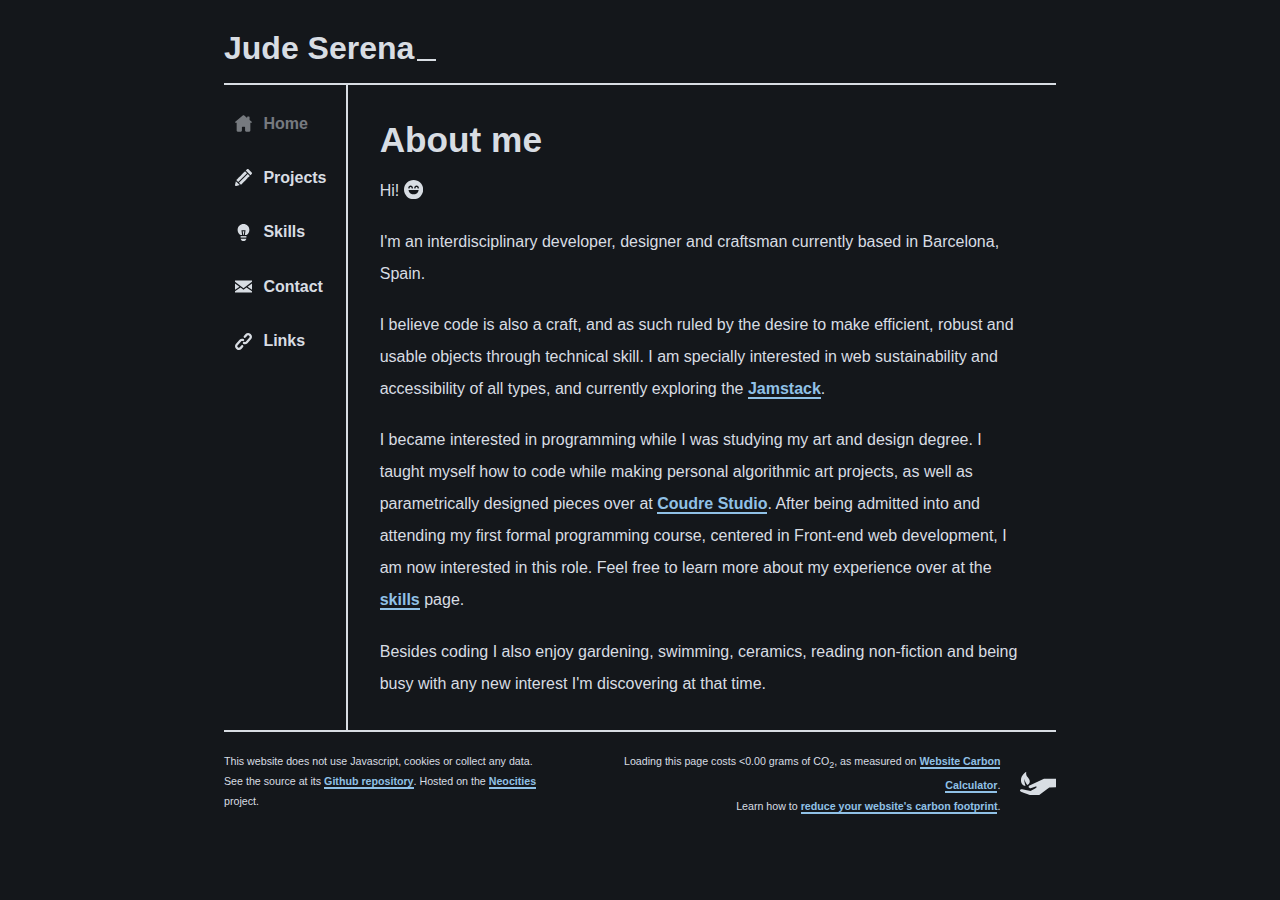
<file: index.html>
<!DOCTYPE html>
<html lang="en">
    <head>
        <meta charset="utf-8">
        <meta name="viewport" content="width=device-width, initial-scale=1">
        <meta name="color-scheme" content="dark">
        <title>Jude Serena | Home</title>

        <link href="./style.css" rel="stylesheet">
    </head>

    <body>
        <div>
            <header>
                <h1>Jude Serena</h1>
            </header>
    
            <div class="contentWrapper">
                <nav>
                    <a class="dim" href="#">
                        <svg viewBox="0 0 330.242 330.242" height="17" aria-hidden="true">
                            <path d="M324.442,129.811l-41.321-33.677V42.275c0-6.065-4.935-11-11-11h-26c-6.065,0-11,4.935-11,11v14.737l-55.213-44.999
                            c-3.994-3.254-9.258-5.047-14.822-5.047c-5.542,0-10.781,1.782-14.753,5.019L5.8,129.81c-6.567,5.351-6.173,10.012-5.354,12.314
                            c0.817,2.297,3.448,6.151,11.884,6.151h19.791v154.947c0,11.058,8.972,20.053,20,20.053h62.5c10.935,0,19.5-8.809,19.5-20.053
                            v-63.541c0-5.446,5.005-10.405,10.5-10.405h42c5.238,0,9.5,4.668,9.5,10.405v63.541c0,10.87,9.388,20.053,20.5,20.053h61.5
                            c11.028,0,20-8.996,20-20.053V148.275h19.791c8.436,0,11.066-3.854,11.884-6.151C330.615,139.822,331.009,135.161,324.442,129.811z"
                            fill="currentColor"/>
                        </svg>
                        Home
                    </a>
    
                    <a href="./projects.html">
                        <svg viewBox="0 0 512 512" height="17" aria-hidden="true">
                            <path d="M502.625,105.375l-96-96c-12.5-12.5-32.75-12.5-45.25,0l-36.688,36.688l141.25,141.25l36.688-36.688
                                C515.125,138.125,515.125,117.875,502.625,105.375z" fill="currentColor"/>
                            <path d="M0.953,472.234c-2.719,10.906,0.469,22.438,8.422,30.391C15.453,508.703,23.625,512,32,512
                                c2.578,0,5.187-0.312,7.766-0.953l102.922-25.734l-116-116L0.953,472.234z" fill="currentColor"/>
                            <path d="M361.375,129l-59.313-59.313c0,0-263.313,263.396-265.063,265.313l59,59.375L361.375,129z" fill="currentColor"/>
                            <path d="M118.625,416L178,475c1.938-1.875,265.313-265.063,265.313-265.063L384,150.625L118.625,416z" fill="currentColor"/>
                        </svg>
                        Projects
                    </a>
                    
                    <a href="./skills.html">
                        <svg viewBox="0 0 470 470" height="17" aria-hidden="true">
                            <polygon points="256.632,202.286 212.482,202.286 226.446,305.173 242.668,305.173" fill="currentColor"/>
                            <rect x="154.758" y="335.173" width="160.484" height="39.584" fill="currentColor"/>
                            <path d="M235,0C144.908,0,71.874,73.034,71.874,163.126c0,60.921,33.401,114.034,82.884,142.047l41.413,0l-18.036-132.887h112.845
                                l-18.036,132.887h42.299c49.483-28.013,82.883-81.126,82.883-142.047C398.126,73.034,325.092,0,235,0z" fill="currentColor"/>
                            <path d="M235,470c39.187,0,71.794-28.098,78.821-65.242H156.179C163.206,441.902,195.813,470,235,470z" fill="currentColor"/>
                        </svg>
                        Skills
                    </a>
                    
                    <a href="./contact.html">
                        <svg viewBox="0 0 400 400" height="17" aria-hidden="true">
                            <polygon id="XMLID_869_" points="0,127.5 0,274.219 104.8,206.1" fill="currentColor"/>
                            <polygon id="XMLID_870_" points="400,274.219 400,127.5 295.2,206.1" fill="currentColor"/>
                            <polygon id="XMLID_871_" points="200,277.5 130.357,225.268 0,310 0,340 400,340 400,310 269.643,225.268" fill="currentColor"/>
                            <polygon id="XMLID_872_" points="0,90 200,240 400,90 400,60 0,60" fill="currentColor"/>
                        </svg>
                        Contact
                    </a>
                    
                    <a href="./links.html">
                        <svg viewBox="0 0 283.842 283.842" height="17" aria-hidden="true">
                            <path d="M265.117,22.764l-9.877-8.737c-23.003-20.398-58.227-18.283-78.618,4.726l-28.267,31.89
                                c-6.38,7.199-5.717,18.251,1.479,24.637l2.653,2.354c7.221,6.402,18.239,5.741,24.646-1.481l28.265-31.889
                                c6.305-7.107,17.227-7.761,24.338-1.466l9.865,8.752c7.113,6.303,7.783,17.223,1.469,24.334l-61.808,69.726
                                c-5.231,5.911-13.791,7.505-20.816,3.875c-7.682-3.967-17.051-2.224-22.787,4.245l-0.482,0.544
                                c-3.881,4.377-5.499,10.188-4.439,15.943c1.061,5.752,4.642,10.604,9.825,13.313c8.197,4.284,17.049,6.358,25.814,6.358
                                c15.532,0,30.795-6.512,41.67-18.775l61.804-69.718C290.219,78.417,288.099,43.148,265.117,22.764z" fill="currentColor"/>
                            <path d="M133.998,208.581l-2.659-2.356c-7.204-6.383-18.259-5.712-24.64,1.489l-28.254,31.886
                                c-6.308,7.105-17.222,7.764-24.327,1.473l-9.879-8.764c-7.115-6.301-7.783-17.212-1.467-24.325l61.806-69.721
                                c5.124-5.787,13.555-7.442,20.504-4.028c7.986,3.924,17.683,2.016,23.595-4.656l0.222-0.25c3.798-4.288,5.396-9.979,4.386-15.614
                                c-1.01-5.636-4.484-10.417-9.533-13.119c-22.828-12.22-50.769-7.22-67.947,12.165l-61.81,69.707v0.001
                                c-20.371,22.978-18.252,58.246,4.726,78.622l9.877,8.749c10.583,9.383,23.77,13.992,36.913,13.992
                                c15.394,0,30.724-6.327,41.718-18.724l28.258-31.886C141.88,226.003,141.224,214.987,133.998,208.581z" fill="currentColor"/>
                        </svg>
                        Links
                    </a>
                </nav>
        
                <main>
                    <h2>About me</h2>      
                    <p>
                         Hi!
                         <svg class="hello" viewBox="0 0 410.758 410.758" role="image"><title>A smiling face vector.</title>
                            <path d="M350.604,60.153C311.812,21.362,260.237,0,205.379,0C150.521,0,98.945,21.362,60.154,60.153S0,150.52,0,205.378
                                c0,54.858,21.363,106.437,60.154,145.227c38.791,38.791,90.366,60.153,145.225,60.153c54.859,0,106.434-21.362,145.225-60.153
                                c38.791-38.79,60.154-90.366,60.154-145.227C410.758,150.521,389.395,98.944,350.604,60.153z M91.78,169.325
                                c0-27.57,22.43-50,50-50c27.57,0,50,22.43,50,50c0,8.283-6.716,15-15,15c-8.285,0-15-6.717-15-15c0-11.027-8.972-20-20-20
                                c-11.028,0-20,8.973-20,20c0,8.283-6.716,15-15,15C98.496,184.325,91.78,177.608,91.78,169.325z M313.077,227.167
                                c-0.203,0.806-5.146,19.959-20.854,39.032c-14.561,17.684-41.445,38.761-86.845,38.761c-45.399,0-72.284-21.077-86.845-38.761
                                c-15.707-19.073-20.65-38.228-20.854-39.032c-0.751-2.989-0.083-6.157,1.812-8.588c1.896-2.431,4.805-3.853,7.887-3.853h196
                                c3.082,0,5.991,1.422,7.887,3.853S313.828,224.178,313.077,227.167z M303.978,184.325c-8.283,0-15-6.717-15-15
                                c0-11.027-8.972-20-20-20c-11.027,0-19.999,8.973-19.999,20c0,8.283-6.718,15-15,15c-8.285,0-15-6.717-15-15
                                c0-27.57,22.43-50,49.999-50c27.57,0,50,22.43,50,50C318.978,177.608,312.261,184.325,303.978,184.325z"/>
                        </svg>
                    </p>
                    <p>
                        I'm an interdisciplinary developer, designer and craftsman currently based in Barcelona, Spain.
                    </p>
                    <p>
                        I believe code is also a craft, and as such ruled by the desire to make efficient, robust and usable objects through technical skill. I am specially interested in web sustainability and accessibility of all types, and currently exploring the <a href="https://jamstack.org/">Jamstack</a>.
                    </p>
                    <p>
                        I became interested in programming while I was studying my art and design degree. I taught myself how to code while making personal algorithmic art projects, as well as parametrically designed pieces over at <a href="https://coudre.studio/" target="_blank">Coudre Studio</a>. After being admitted into and attending my first formal programming course, centered in Front-end web development, I am now interested in this role. Feel free to learn more about my experience over at the <a href="./skills.html">skills</a> page.
                    </p>
                    <p>
                        Besides coding I also enjoy gardening, swimming, ceramics, reading non-fiction and being busy with any new interest I'm discovering at that time.
                    </p>
                </main>
            </div>
    
            <footer>
                <p>
                    <small>This website does not use Javascript, cookies or collect any data.<br>
                    See the source at its <a href="https://github.com/squalicode/personalSite" target="_blank">Github repository</a>. Hosted on the <a href="https://neocities.org/" target="_blank">Neocities</a> project.</small>
                </p>

                <div class="co2">
                    <svg x="0px" y="0px" width="2em" viewBox="0 0 558.257 558.257" aria-hidden="true">
                        <path fill="currentColor" d="M150.172,244.799c-0.402-57.499-70.59-61.554-53.818-145.159c0,0-82.285,47.019-81.712,129.849
                            c0.573,82.831,61.688,84.36,68.86,84.313c0.449,0,1.109-0.048,1.951-0.153C65.066,268.782,64.53,209.991,64.53,209.991
                            c2.792,30.179,31.021,72.436,47.66,95.032C130.445,295.872,150.402,278.076,150.172,244.799z"/>
                        <path fill="currentColor" d="M145.847,311.411c0,0-19.214,6.393-11.714,29.143c6.82,20.688,29.93,12.195,29.93,12.195l66.049-21.773
                            c0,0,20.021-7.672,23.916-0.066c5.689,11.389-15.941,21.602-15.941,21.602l-76.299,42.113L34.251,370.718
                            c0,0-26.202-7.622-32.735,10.206c-4.301,12.672-0.134,22.005,21.355,29.756c22.768,7.966,134.363,47.938,134.363,47.938H295.02
                        l154.388-115.124l108.85-3.537V209.991h-190.35L145.847,311.411z"/>
                    </svg>
                    <p>
                        <small>Loading this page costs &lt;0.00 grams of CO<sub>2</sub>, as measured on <a href="https://www.websitecarbon.com/">Website Carbon Calculator</a>.<br>
                        Learn how to <a href="https://sustainablewebdesign.org/category/design/">reduce your website's carbon footprint</a>.</small>
                    </p>
                </div>
            </footer>
        </div>
    </body>
</html>
</file>
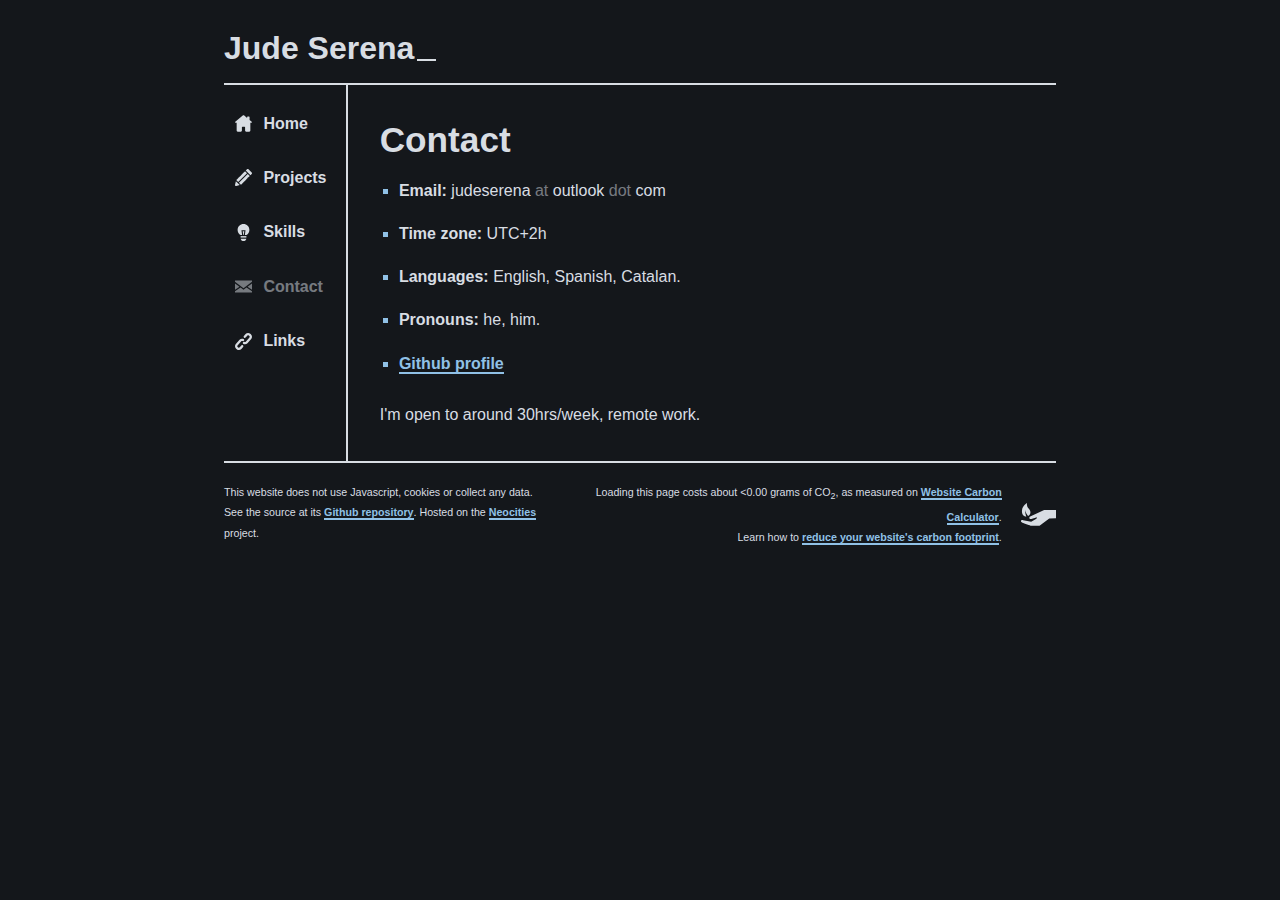
<file: contact.html>
<!DOCTYPE html>
<html lang="en">
    <head>
        <meta charset="utf-8">
        <meta name="viewport" content="width=device-width, initial-scale=1">
        <meta name="color-scheme" content="dark">
        <title>Jude Serena | Contact</title>

        <link href="./style.css" rel="stylesheet">
    </head>

    <body>
        <div>
            <header>
                <h1>Jude Serena</h1>
            </header>

            <div class="contentWrapper">
                <nav>
                    <a href="./index.html">
                        <svg viewBox="0 0 330.242 330.242" height="17" aria-hidden="true">
                            <path d="M324.442,129.811l-41.321-33.677V42.275c0-6.065-4.935-11-11-11h-26c-6.065,0-11,4.935-11,11v14.737l-55.213-44.999
                            c-3.994-3.254-9.258-5.047-14.822-5.047c-5.542,0-10.781,1.782-14.753,5.019L5.8,129.81c-6.567,5.351-6.173,10.012-5.354,12.314
                            c0.817,2.297,3.448,6.151,11.884,6.151h19.791v154.947c0,11.058,8.972,20.053,20,20.053h62.5c10.935,0,19.5-8.809,19.5-20.053
                            v-63.541c0-5.446,5.005-10.405,10.5-10.405h42c5.238,0,9.5,4.668,9.5,10.405v63.541c0,10.87,9.388,20.053,20.5,20.053h61.5
                            c11.028,0,20-8.996,20-20.053V148.275h19.791c8.436,0,11.066-3.854,11.884-6.151C330.615,139.822,331.009,135.161,324.442,129.811z"
                            fill="currentColor"/>
                        </svg>
                        Home
                    </a>
    
                    <a href="./projects.html">
                        <svg viewBox="0 0 512 512" height="17" aria-hidden="true">
                            <path d="M502.625,105.375l-96-96c-12.5-12.5-32.75-12.5-45.25,0l-36.688,36.688l141.25,141.25l36.688-36.688
                                C515.125,138.125,515.125,117.875,502.625,105.375z" fill="currentColor"/>
                            <path d="M0.953,472.234c-2.719,10.906,0.469,22.438,8.422,30.391C15.453,508.703,23.625,512,32,512
                                c2.578,0,5.187-0.312,7.766-0.953l102.922-25.734l-116-116L0.953,472.234z" fill="currentColor"/>
                            <path d="M361.375,129l-59.313-59.313c0,0-263.313,263.396-265.063,265.313l59,59.375L361.375,129z" fill="currentColor"/>
                            <path d="M118.625,416L178,475c1.938-1.875,265.313-265.063,265.313-265.063L384,150.625L118.625,416z" fill="currentColor"/>
                        </svg>
                        Projects
                    </a>
                    
                    <a href="./skills.html">
                        <svg viewBox="0 0 470 470" height="17" aria-hidden="true">
                            <polygon points="256.632,202.286 212.482,202.286 226.446,305.173 242.668,305.173" fill="currentColor"/>
                            <rect x="154.758" y="335.173" width="160.484" height="39.584" fill="currentColor"/>
                            <path d="M235,0C144.908,0,71.874,73.034,71.874,163.126c0,60.921,33.401,114.034,82.884,142.047l41.413,0l-18.036-132.887h112.845
                                l-18.036,132.887h42.299c49.483-28.013,82.883-81.126,82.883-142.047C398.126,73.034,325.092,0,235,0z" fill="currentColor"/>
                            <path d="M235,470c39.187,0,71.794-28.098,78.821-65.242H156.179C163.206,441.902,195.813,470,235,470z" fill="currentColor"/>
                        </svg>
                        Skills
                    </a>
                    
                    <a href="#" class="dim">
                        <svg viewBox="0 0 400 400" height="17" aria-hidden="true">
                            <polygon id="XMLID_869_" points="0,127.5 0,274.219 104.8,206.1" fill="currentColor"/>
                            <polygon id="XMLID_870_" points="400,274.219 400,127.5 295.2,206.1" fill="currentColor"/>
                            <polygon id="XMLID_871_" points="200,277.5 130.357,225.268 0,310 0,340 400,340 400,310 269.643,225.268" fill="currentColor"/>
                            <polygon id="XMLID_872_" points="0,90 200,240 400,90 400,60 0,60" fill="currentColor"/>
                        </svg>
                        Contact
                    </a>
                    
                    <a href="./links.html">
                        <svg viewBox="0 0 283.842 283.842" height="17" aria-hidden="true">
                            <path d="M265.117,22.764l-9.877-8.737c-23.003-20.398-58.227-18.283-78.618,4.726l-28.267,31.89
                                c-6.38,7.199-5.717,18.251,1.479,24.637l2.653,2.354c7.221,6.402,18.239,5.741,24.646-1.481l28.265-31.889
                                c6.305-7.107,17.227-7.761,24.338-1.466l9.865,8.752c7.113,6.303,7.783,17.223,1.469,24.334l-61.808,69.726
                                c-5.231,5.911-13.791,7.505-20.816,3.875c-7.682-3.967-17.051-2.224-22.787,4.245l-0.482,0.544
                                c-3.881,4.377-5.499,10.188-4.439,15.943c1.061,5.752,4.642,10.604,9.825,13.313c8.197,4.284,17.049,6.358,25.814,6.358
                                c15.532,0,30.795-6.512,41.67-18.775l61.804-69.718C290.219,78.417,288.099,43.148,265.117,22.764z" fill="currentColor"/>
                            <path d="M133.998,208.581l-2.659-2.356c-7.204-6.383-18.259-5.712-24.64,1.489l-28.254,31.886
                                c-6.308,7.105-17.222,7.764-24.327,1.473l-9.879-8.764c-7.115-6.301-7.783-17.212-1.467-24.325l61.806-69.721
                                c5.124-5.787,13.555-7.442,20.504-4.028c7.986,3.924,17.683,2.016,23.595-4.656l0.222-0.25c3.798-4.288,5.396-9.979,4.386-15.614
                                c-1.01-5.636-4.484-10.417-9.533-13.119c-22.828-12.22-50.769-7.22-67.947,12.165l-61.81,69.707v0.001
                                c-20.371,22.978-18.252,58.246,4.726,78.622l9.877,8.749c10.583,9.383,23.77,13.992,36.913,13.992
                                c15.394,0,30.724-6.327,41.718-18.724l28.258-31.886C141.88,226.003,141.224,214.987,133.998,208.581z" fill="currentColor"/>
                        </svg>
                        Links
                    </a>
                </nav>

                <main>
                    <h2>Contact</h2>

                    <ul>
                        <li>
                            <b>Email:</b> judeserena <span class="dim">at</span> outlook <span class="dim">dot</span> com
                        </li>
                        <li>
                            <b>Time zone:</b> UTC+2h
                        </li>
                        <li>
                            <b>Languages:</b> English, Spanish, Catalan.
                        </li>
                        <li>
                            <b>Pronouns:</b> he, him.
                        </li>
                        <li>
                            <a href="https://github.com/squalicode" target="_blank">Github profile</a>
                        </li>
                    </ul>

                    <p>I'm open to around 30hrs/week, remote work.</p>
                    
                </main>
            </div>

            <footer>
                <p>
                    <small>This website does not use Javascript, cookies or collect any data.<br>
                    See the source at its <a href="https://github.com/squalicode/personalSite" target="_blank">Github repository</a>. Hosted on the <a href="https://neocities.org/" target="_blank">Neocities</a> project.</small>
                </p>
                
                <div class="co2">
                    <svg x="0px" y="0px" width="2em" viewBox="0 0 558.257 558.257" aria-hidden="true">
                        <path fill="currentColor" d="M150.172,244.799c-0.402-57.499-70.59-61.554-53.818-145.159c0,0-82.285,47.019-81.712,129.849
                            c0.573,82.831,61.688,84.36,68.86,84.313c0.449,0,1.109-0.048,1.951-0.153C65.066,268.782,64.53,209.991,64.53,209.991
                            c2.792,30.179,31.021,72.436,47.66,95.032C130.445,295.872,150.402,278.076,150.172,244.799z"/>
                        <path fill="currentColor" d="M145.847,311.411c0,0-19.214,6.393-11.714,29.143c6.82,20.688,29.93,12.195,29.93,12.195l66.049-21.773
                            c0,0,20.021-7.672,23.916-0.066c5.689,11.389-15.941,21.602-15.941,21.602l-76.299,42.113L34.251,370.718
                            c0,0-26.202-7.622-32.735,10.206c-4.301,12.672-0.134,22.005,21.355,29.756c22.768,7.966,134.363,47.938,134.363,47.938H295.02
                        l154.388-115.124l108.85-3.537V209.991h-190.35L145.847,311.411z"/>
                    </svg>
                    <p>
                        <small>Loading this page costs about &lt;0.00 grams of CO<sub>2</sub>, as measured on <a href="https://www.websitecarbon.com/">Website Carbon Calculator</a>.<br>
                        Learn how to <a href="https://sustainablewebdesign.org/category/design/">reduce your website's carbon footprint</a>.</small>
                    </p>
                </div>
            </footer>
        </div>
    </body>
</html>
</file>
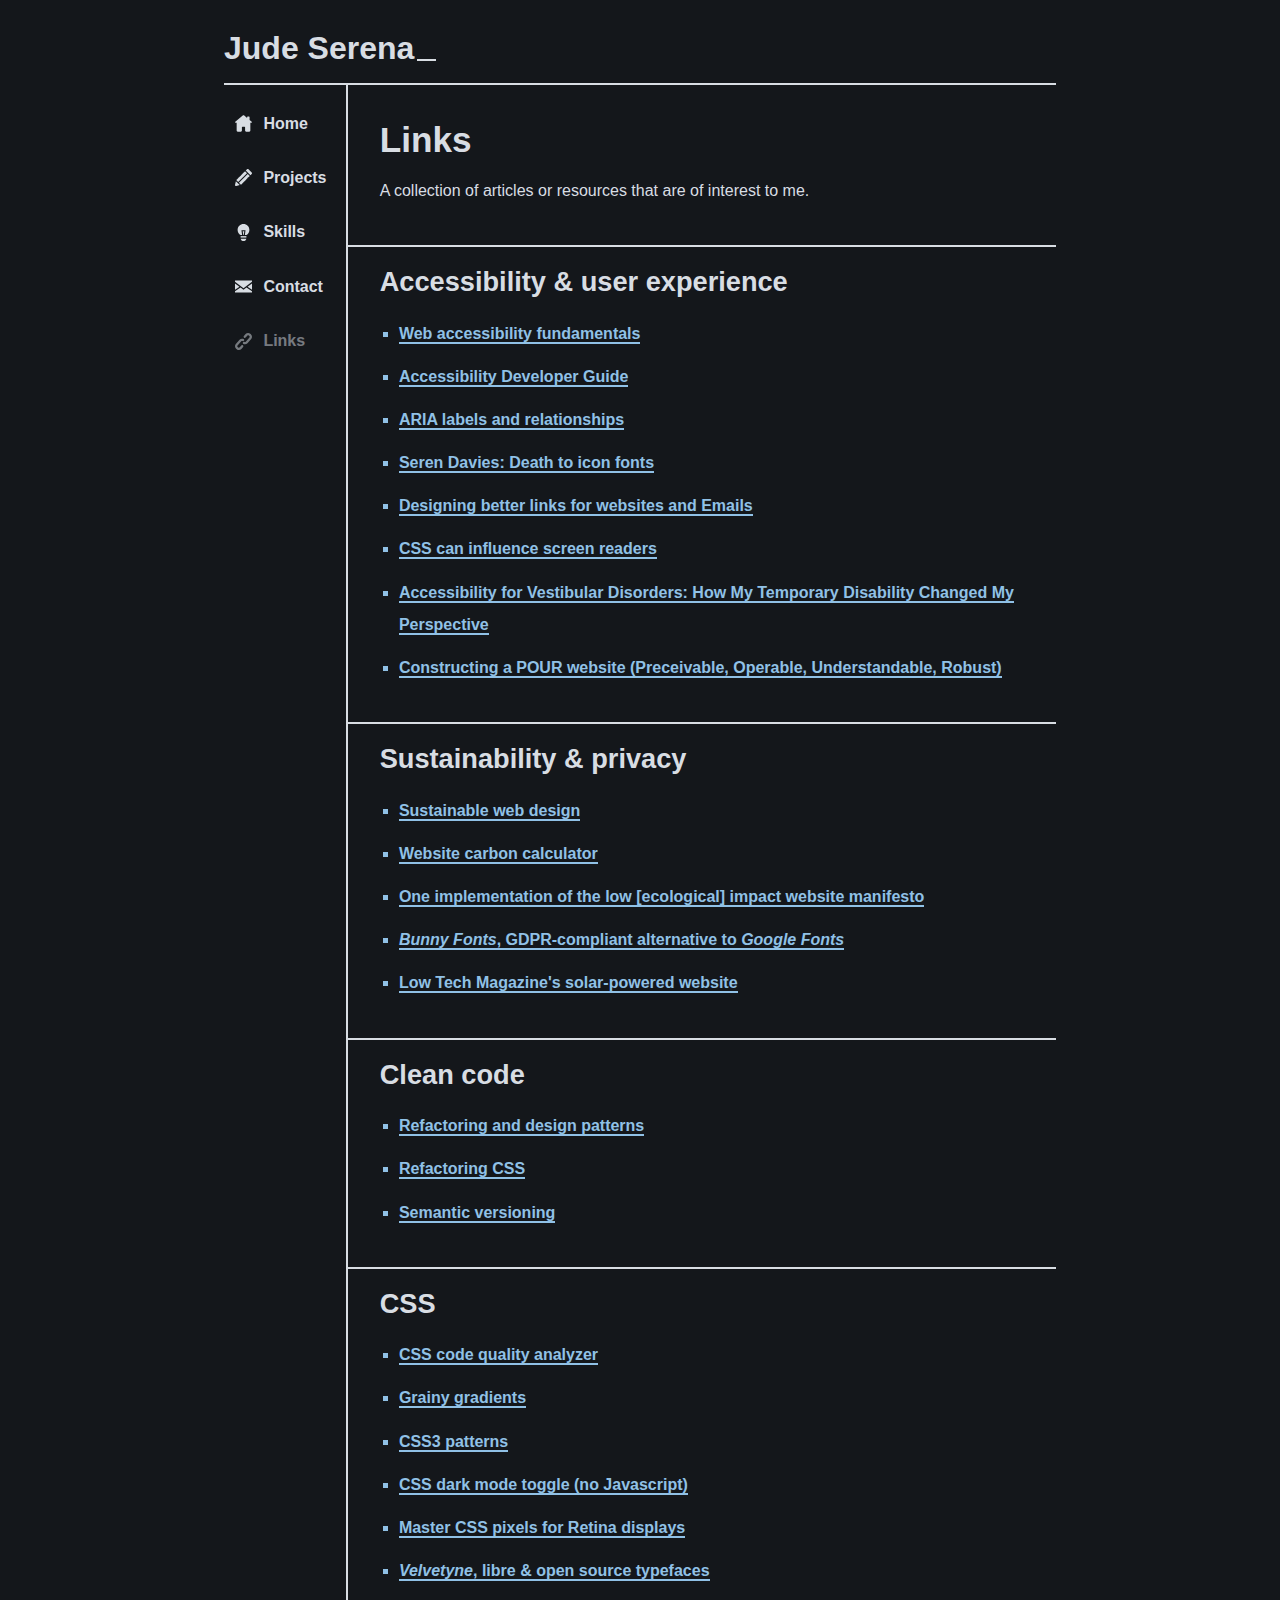
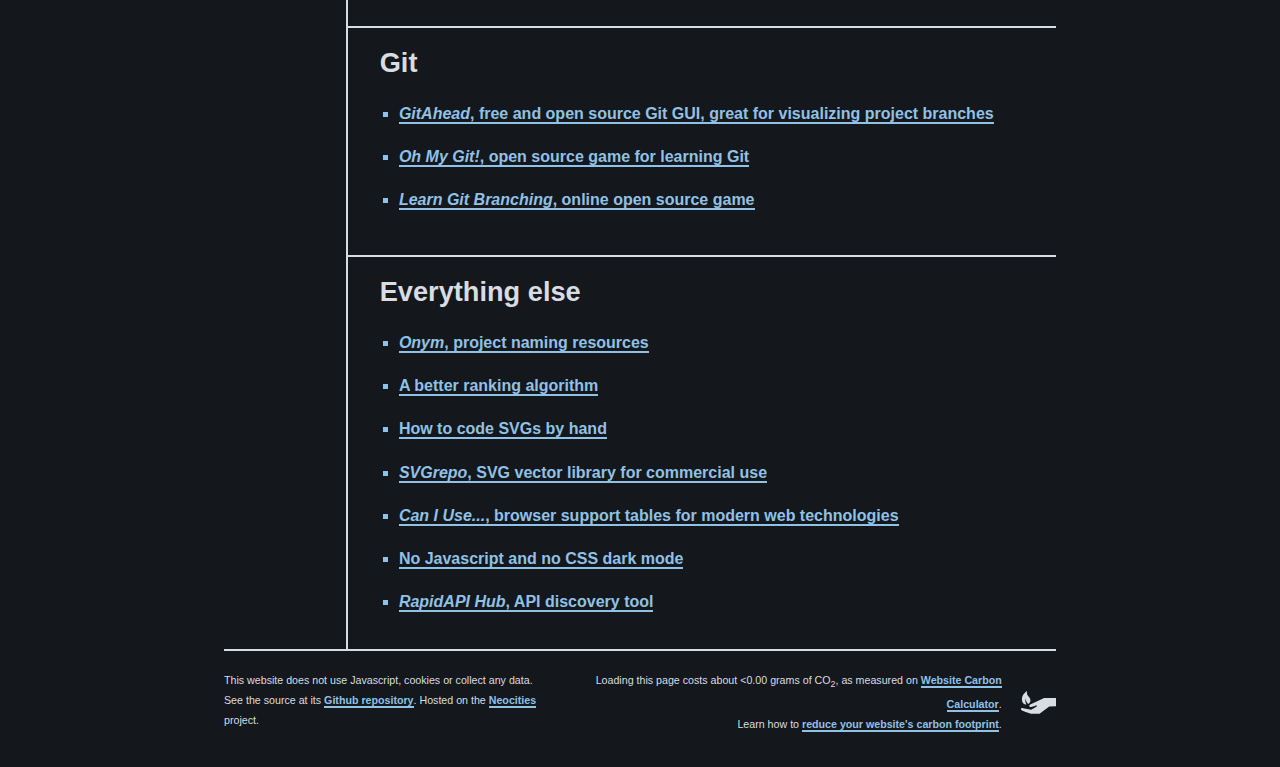
<file: links.html>
<!DOCTYPE html>
<html lang="en">
    <head>
        <meta charset="utf-8">
        <meta name="viewport" content="width=device-width, initial-scale=1">
        <meta name="color-scheme" content="dark">
        <title>Jude Serena | Links</title>

        <link href="./style.css" rel="stylesheet">
    </head>
    <body>
        <div>
            <header>
                <h1>Jude Serena</h1>
            </header>
    
            <div class="contentWrapper">
                <nav>
                    <a href="./index.html">
                        <svg viewBox="0 0 330.242 330.242" height="17" aria-hidden="true">
                            <path d="M324.442,129.811l-41.321-33.677V42.275c0-6.065-4.935-11-11-11h-26c-6.065,0-11,4.935-11,11v14.737l-55.213-44.999
                            c-3.994-3.254-9.258-5.047-14.822-5.047c-5.542,0-10.781,1.782-14.753,5.019L5.8,129.81c-6.567,5.351-6.173,10.012-5.354,12.314
                            c0.817,2.297,3.448,6.151,11.884,6.151h19.791v154.947c0,11.058,8.972,20.053,20,20.053h62.5c10.935,0,19.5-8.809,19.5-20.053
                            v-63.541c0-5.446,5.005-10.405,10.5-10.405h42c5.238,0,9.5,4.668,9.5,10.405v63.541c0,10.87,9.388,20.053,20.5,20.053h61.5
                            c11.028,0,20-8.996,20-20.053V148.275h19.791c8.436,0,11.066-3.854,11.884-6.151C330.615,139.822,331.009,135.161,324.442,129.811z"
                            fill="currentColor"/>
                        </svg>
                        Home
                    </a>
        
                    <a href="./projects.html">
                        <svg viewBox="0 0 512 512" height="17" aria-hidden="true">
                            <path d="M502.625,105.375l-96-96c-12.5-12.5-32.75-12.5-45.25,0l-36.688,36.688l141.25,141.25l36.688-36.688
                                C515.125,138.125,515.125,117.875,502.625,105.375z" fill="currentColor"/>
                            <path d="M0.953,472.234c-2.719,10.906,0.469,22.438,8.422,30.391C15.453,508.703,23.625,512,32,512
                                c2.578,0,5.187-0.312,7.766-0.953l102.922-25.734l-116-116L0.953,472.234z" fill="currentColor"/>
                            <path d="M361.375,129l-59.313-59.313c0,0-263.313,263.396-265.063,265.313l59,59.375L361.375,129z" fill="currentColor"/>
                            <path d="M118.625,416L178,475c1.938-1.875,265.313-265.063,265.313-265.063L384,150.625L118.625,416z" fill="currentColor"/>
                        </svg>
                        Projects
                    </a>
                    
                    <a href="./skills.html">
                        <svg viewBox="0 0 470 470" height="17" aria-hidden="true">
                            <polygon points="256.632,202.286 212.482,202.286 226.446,305.173 242.668,305.173" fill="currentColor"/>
                            <rect x="154.758" y="335.173" width="160.484" height="39.584" fill="currentColor"/>
                            <path d="M235,0C144.908,0,71.874,73.034,71.874,163.126c0,60.921,33.401,114.034,82.884,142.047l41.413,0l-18.036-132.887h112.845
                                l-18.036,132.887h42.299c49.483-28.013,82.883-81.126,82.883-142.047C398.126,73.034,325.092,0,235,0z" fill="currentColor"/>
                            <path d="M235,470c39.187,0,71.794-28.098,78.821-65.242H156.179C163.206,441.902,195.813,470,235,470z" fill="currentColor"/>
                        </svg>
                        Skills
                    </a>
                    
                    <a href="./contact.html">
                        <svg viewBox="0 0 400 400" height="17" aria-hidden="true">
                            <polygon id="XMLID_869_" points="0,127.5 0,274.219 104.8,206.1" fill="currentColor"/>
                            <polygon id="XMLID_870_" points="400,274.219 400,127.5 295.2,206.1" fill="currentColor"/>
                            <polygon id="XMLID_871_" points="200,277.5 130.357,225.268 0,310 0,340 400,340 400,310 269.643,225.268" fill="currentColor"/>
                            <polygon id="XMLID_872_" points="0,90 200,240 400,90 400,60 0,60" fill="currentColor"/>
                        </svg>
                        Contact
                    </a>
                    
                    <a class="dim" href="#">
                        <svg viewBox="0 0 283.842 283.842" height="17" aria-hidden="true">
                            <path d="M265.117,22.764l-9.877-8.737c-23.003-20.398-58.227-18.283-78.618,4.726l-28.267,31.89
                                c-6.38,7.199-5.717,18.251,1.479,24.637l2.653,2.354c7.221,6.402,18.239,5.741,24.646-1.481l28.265-31.889
                                c6.305-7.107,17.227-7.761,24.338-1.466l9.865,8.752c7.113,6.303,7.783,17.223,1.469,24.334l-61.808,69.726
                                c-5.231,5.911-13.791,7.505-20.816,3.875c-7.682-3.967-17.051-2.224-22.787,4.245l-0.482,0.544
                                c-3.881,4.377-5.499,10.188-4.439,15.943c1.061,5.752,4.642,10.604,9.825,13.313c8.197,4.284,17.049,6.358,25.814,6.358
                                c15.532,0,30.795-6.512,41.67-18.775l61.804-69.718C290.219,78.417,288.099,43.148,265.117,22.764z" fill="currentColor"/>
                            <path d="M133.998,208.581l-2.659-2.356c-7.204-6.383-18.259-5.712-24.64,1.489l-28.254,31.886
                                c-6.308,7.105-17.222,7.764-24.327,1.473l-9.879-8.764c-7.115-6.301-7.783-17.212-1.467-24.325l61.806-69.721
                                c5.124-5.787,13.555-7.442,20.504-4.028c7.986,3.924,17.683,2.016,23.595-4.656l0.222-0.25c3.798-4.288,5.396-9.979,4.386-15.614
                                c-1.01-5.636-4.484-10.417-9.533-13.119c-22.828-12.22-50.769-7.22-67.947,12.165l-61.81,69.707v0.001
                                c-20.371,22.978-18.252,58.246,4.726,78.622l9.877,8.749c10.583,9.383,23.77,13.992,36.913,13.992
                                c15.394,0,30.724-6.327,41.718-18.724l28.258-31.886C141.88,226.003,141.224,214.987,133.998,208.581z" fill="currentColor"/>
                        </svg>
                        Links
                    </a>
                </nav>
        
                <main>
                    <h2>Links</h2>
                    <p>A collection of articles or resources that are of interest to me.</p>
        
                    <h3>Accessibility & user experience</h3>
                    <ul>
                        <li>
                            <a href="https://www.w3.org/WAI/fundamentals/" target="_blank">Web accessibility fundamentals</a>
                        </li>
                        <li>
                            <a href="https://www.accessibility-developer-guide.com/" target="_blank">Accessibility Developer Guide</a>
                        </li>
                        <li>
                            <a href="https://web.dev/aria-labels-and-relationships/" target="_blank">ARIA labels and relationships</a>
                        </li>
                        <li>
                            <a href="https://www.youtube.com/watch?v=9xXBYcWgCHA" target="_blank">Seren Davies: Death to icon fonts</a>
                        </li>
                        <li>
                            <a href="https://www.smashingmagazine.com/2021/12/designing-better-links-websites-emails-guideline/" target="_blank">Designing better links for websites and Emails</a>
                        </li>
                        <li>
                            <a href="https://benmyers.dev/blog/css-can-influence-screenreaders/" target="_blank">CSS can influence screen readers</a>
                        </li>
                        <li>
                            <a href="https://alistapart.com/article/accessibility-for-vestibular/" target="_blank">Accessibility for Vestibular Disorders: How My Temporary Disability Changed My Perspective</a>
                        </li>
                        <li>
                            <a href="https://webaim.org/articles/pour/" target="_blank">Constructing a POUR website (Preceivable, Operable, Understandable, Robust)</a>
                        </li>
                    </ul>
        
                    <h3>Sustainability & privacy</h3>
                    <ul>
                        <li>
                            <a href="https://sustainablewebdesign.org/category/design/" target="_blank">Sustainable web design</a>
                        </li>
                        <li>
                            <a href="https://www.websitecarbon.com/" target="_blank">Website carbon calculator</a>
                        </li>
                        <li>
                            <a href="https://lowimpact.organicbasics.com/eur" target="_blank">One implementation of the low [ecological] impact website manifesto</a>
                        </li>
                        <li>
                            <a href="https://fonts.bunny.net/" target="_blank"><i>Bunny Fonts</i>, GDPR-compliant alternative to <i>Google Fonts</i></a>
                        </li>
                        <li>
                            <a href="https://solar.lowtechmagazine.com/about.html" target="_blank">Low Tech Magazine's solar-powered website</a>
                        </li>
                    </ul>
        
                    <h3>Clean code</h3>
                    <ul>
                        <li>
                            <a href="https://refactoring.guru/" target="_blank">Refactoring and design patterns</a>
                        </li>
                        <li>
                            <a href="https://www.smashingmagazine.com/2021/07/refactoring-css-introduction-part1/" target="_blank">Refactoring CSS</a>
                        </li>
                        <li>
                            <a href="https://semver.org/" target="_blank">Semantic versioning</a>
                        </li>
                    </ul>
        
                    <h3>CSS</h3>
                    <ul>
                        <li>
                            <a href="https://www.projectwallace.com/css-code-quality" target="_blank">CSS code quality analyzer</a>
                        </li>
                        <li>
                            <a href="https://css-tricks.com/grainy-gradients/" target="_blank">Grainy gradients</a>
                        </li>
                        <li>
                            <a href="https://projects.verou.me/css3patterns/#" target="_blank">CSS3 patterns</a>
                        </li>
                        <li>
                            <a href="https://codepen.io/shadowfaxrodeo/pen/JjbzNMz" target="_blank">CSS dark mode toggle (no Javascript)</a>
                        </li>
                        <li>
                            <a href="https://www.creativebloq.com/css3/master-css-pixels-retina-displays-8122955" target="_blank">Master CSS pixels for Retina displays</a>
                        </li>
                        <li>
                            <a href="https://velvetyne.fr/" target="_blank"><i>Velvetyne</i>, libre & open source typefaces</a>
                        </li>
                    </ul>
        
                    <h3>Git</h3>
                    <ul>
                        <li>
                            <a href="https://gitahead.github.io/gitahead.com/" target="_blank"><i>GitAhead</i>, free and open source Git GUI, great for visualizing project branches</a>
                        </li>
                        <li>
                            <a href="https://ohmygit.org/" target="_blank"><i>Oh My Git!</i>, open source game for learning Git</a>
                        </li>
                        <li>
                            <a href="https://learngitbranching.js.org/" target="_blank"><i>Learn Git Branching</i>, online open source game</a>
                        </li>
                    </ul>
        
                    <h3>Everything else</h3>
                    <ul>
                        <li>
                            <a href="https://guide.onym.co/" target="_blank"><i>Onym</i>, project naming resources</a>
                        </li>
                        <li>
                            <a href="https://herman.bearblog.dev/a-better-ranking-algorithm/" target="_blank">A better ranking algorithm</a>
                        </li>
                        <li>
                            <a href="https://www.aleksandrhovhannisyan.com/blog/svg-tutorial-how-to-code-svg-icons-by-hand/" target="_blank">How to code SVGs by hand</a>
                        </li>
                        <li>
                            <a href="https://www.svgrepo.com/" target="_blank"><i>SVGrepo</i>, SVG vector library for commercial use</a>
                        </li>
                        <li>
                            <a href="https://caniuse.com/" target="_blank"><i>Can I Use...</i>, browser support tables for modern web technologies</a>
                        </li>
                        <li>
                            <a href="https://www.youtube.com/watch?v=n3lcjY4Mm00" target="_blank">No Javascript and no CSS dark mode</a>
                        </li>
                        <li>
                            <a href="https://rapidapi.com/hub" target="_blank"><i>RapidAPI Hub</i>, API discovery tool</a>
                        </li>
                    </ul>
                </main>
            </div>
    
            <footer>
                <p>
                    <small>This website does not use Javascript, cookies or collect any data.<br>
                    See the source at its <a href="https://github.com/squalicode/personalSite" target="_blank">Github repository</a>. Hosted on the <a href="https://neocities.org/" target="_blank">Neocities</a> project.</small>
                </p>
                
                <div class="co2">
                    <svg x="0px" y="0px" width="2em" viewBox="0 0 558.257 558.257" aria-hidden="true">
                        <path fill="currentColor" d="M150.172,244.799c-0.402-57.499-70.59-61.554-53.818-145.159c0,0-82.285,47.019-81.712,129.849
                            c0.573,82.831,61.688,84.36,68.86,84.313c0.449,0,1.109-0.048,1.951-0.153C65.066,268.782,64.53,209.991,64.53,209.991
                            c2.792,30.179,31.021,72.436,47.66,95.032C130.445,295.872,150.402,278.076,150.172,244.799z"/>
                        <path fill="currentColor" d="M145.847,311.411c0,0-19.214,6.393-11.714,29.143c6.82,20.688,29.93,12.195,29.93,12.195l66.049-21.773
                            c0,0,20.021-7.672,23.916-0.066c5.689,11.389-15.941,21.602-15.941,21.602l-76.299,42.113L34.251,370.718
                            c0,0-26.202-7.622-32.735,10.206c-4.301,12.672-0.134,22.005,21.355,29.756c22.768,7.966,134.363,47.938,134.363,47.938H295.02
                        l154.388-115.124l108.85-3.537V209.991h-190.35L145.847,311.411z"/>
                    </svg>
                    <p>
                        <small>Loading this page costs about &lt;0.00 grams of CO<sub>2</sub>, as measured on <a href="https://www.websitecarbon.com/">Website Carbon Calculator</a>.<br>
                        Learn how to <a href="https://sustainablewebdesign.org/category/design/">reduce your website's carbon footprint</a>.</small>
                    </p>
                </div>
            </footer>
        </div>
    </body>
</html>
</file>
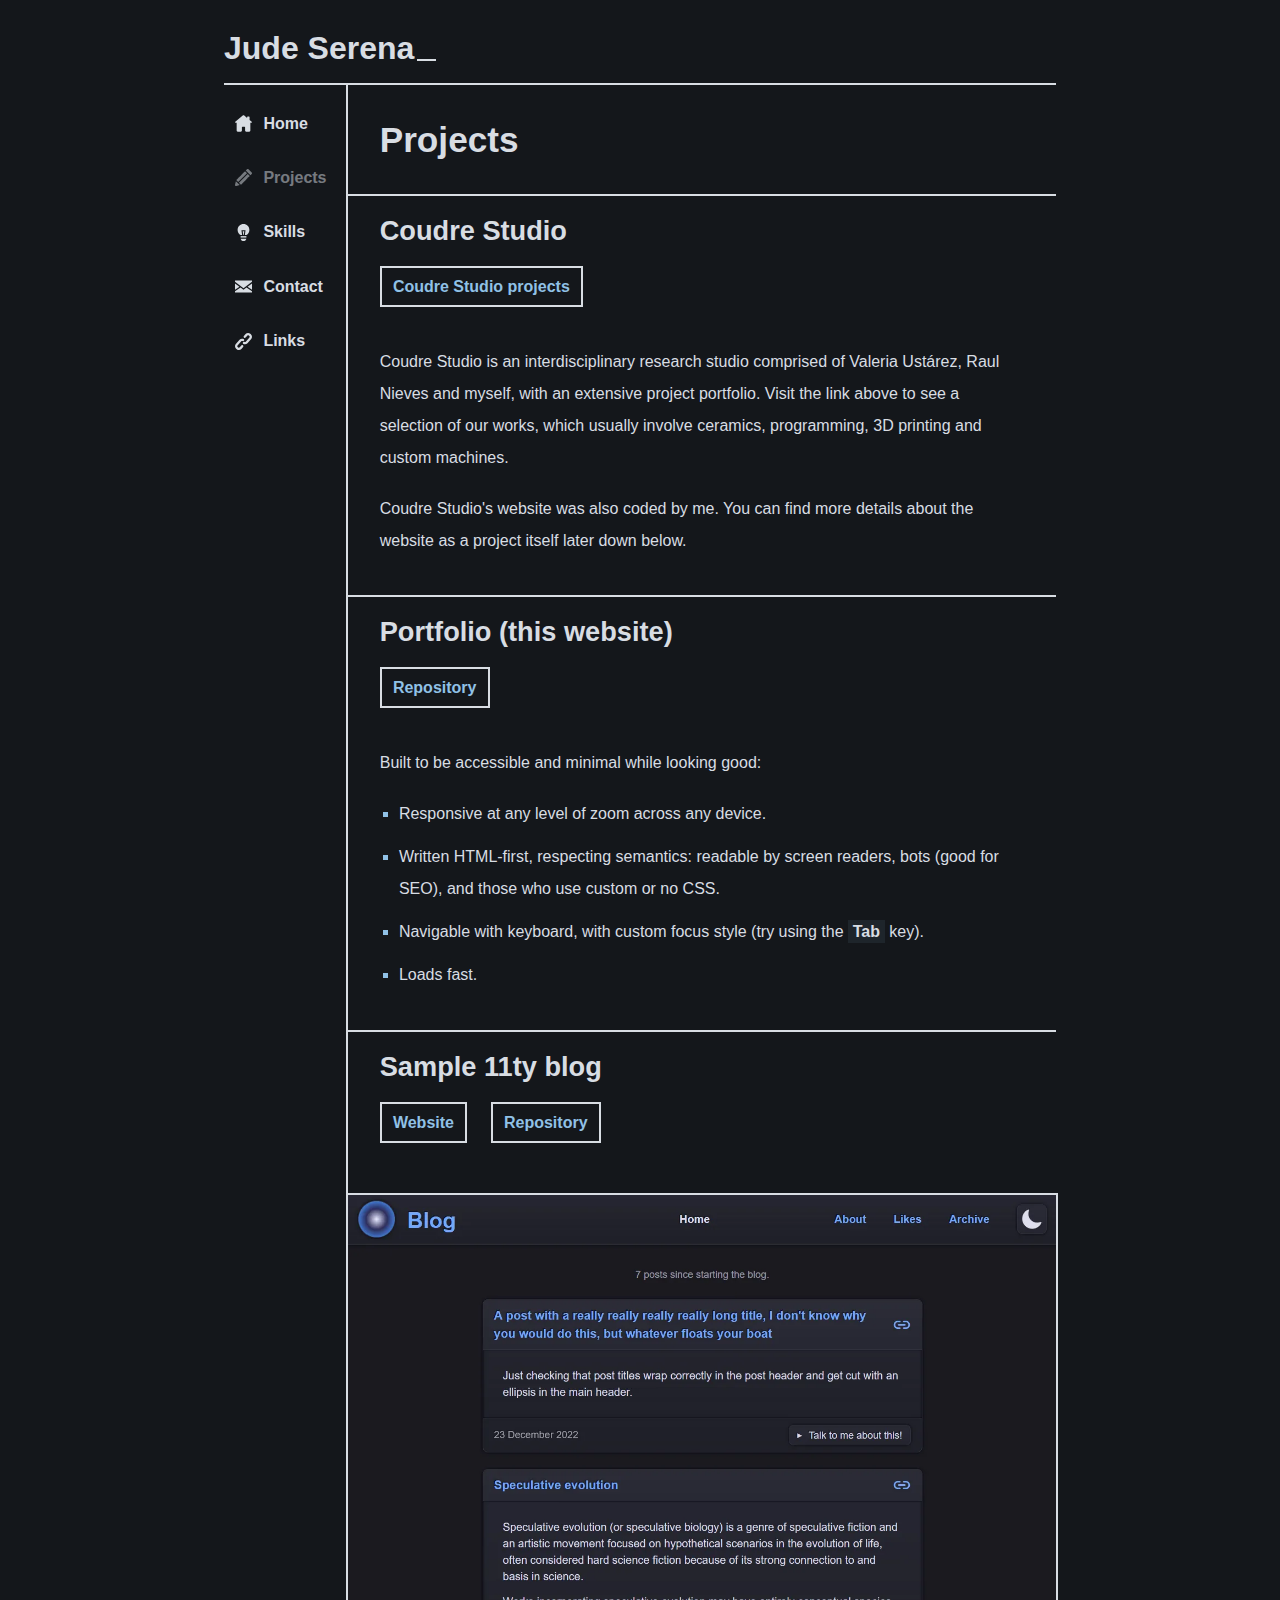
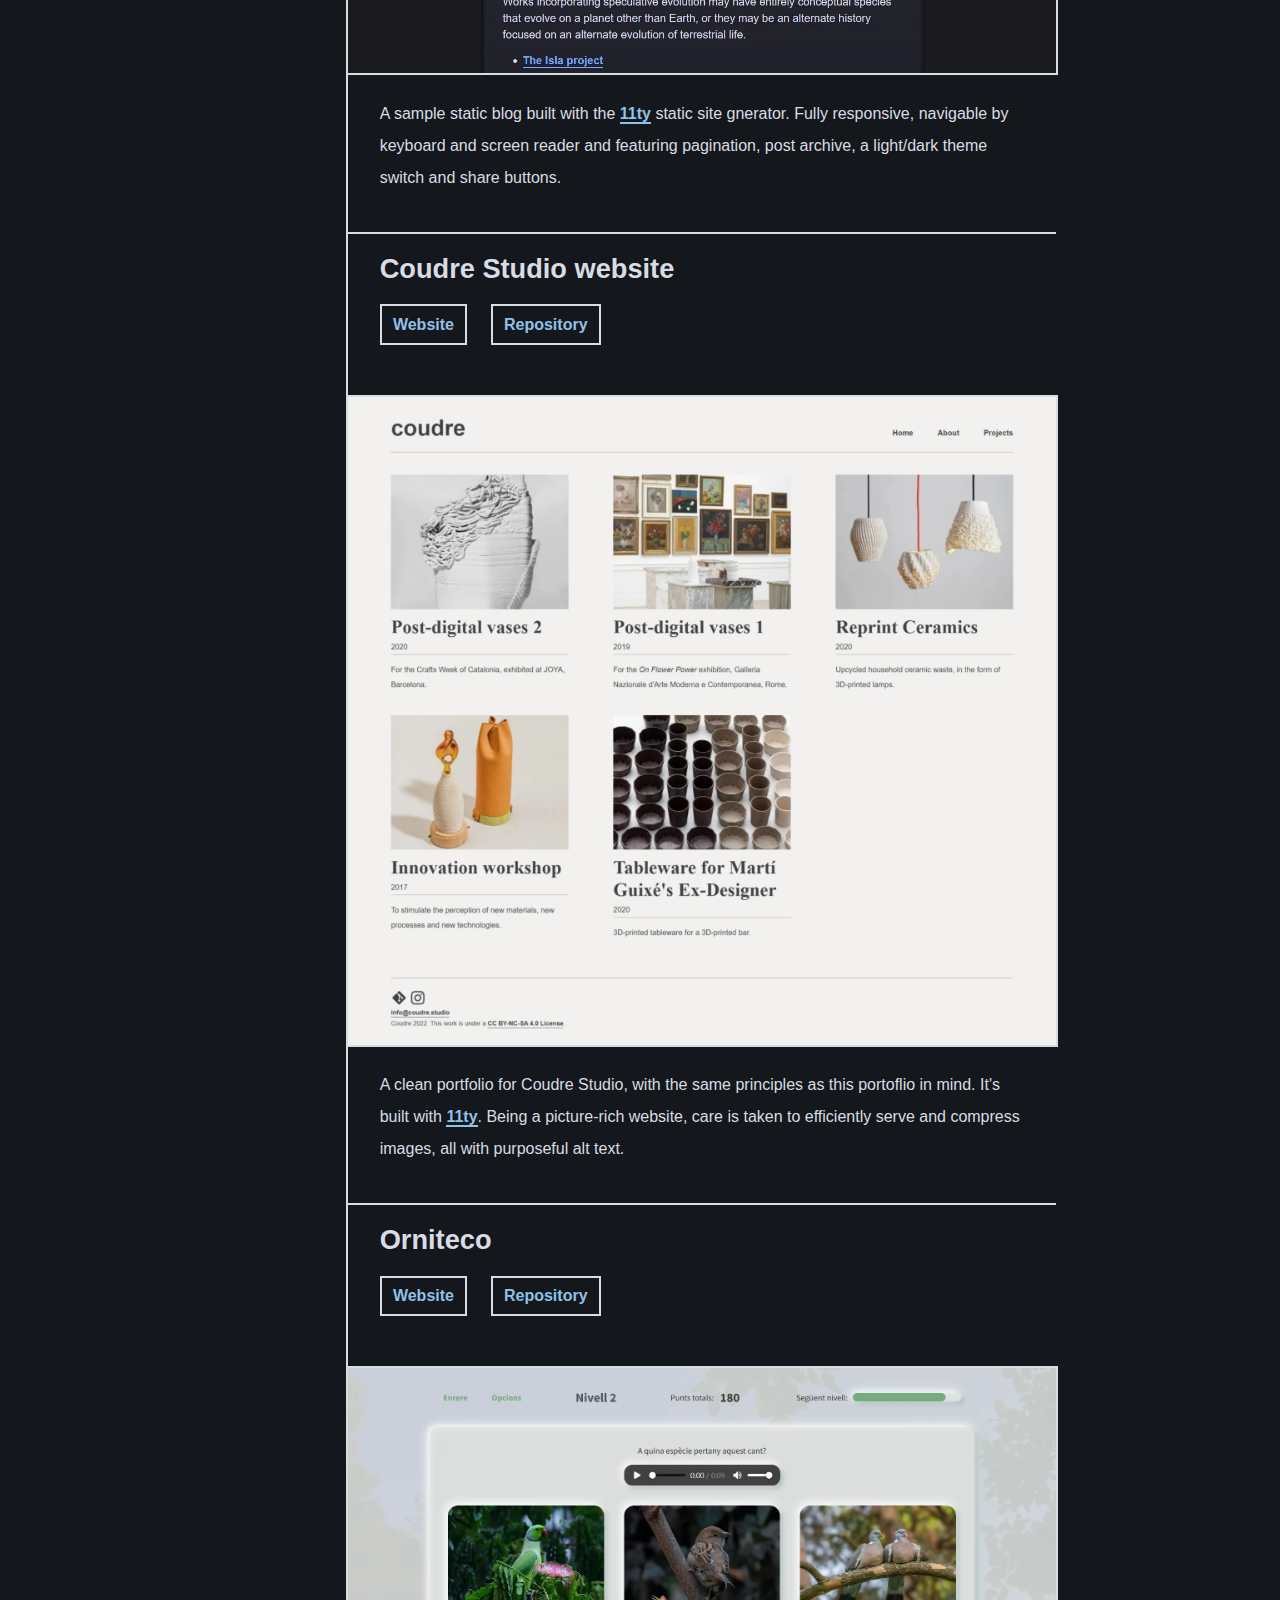
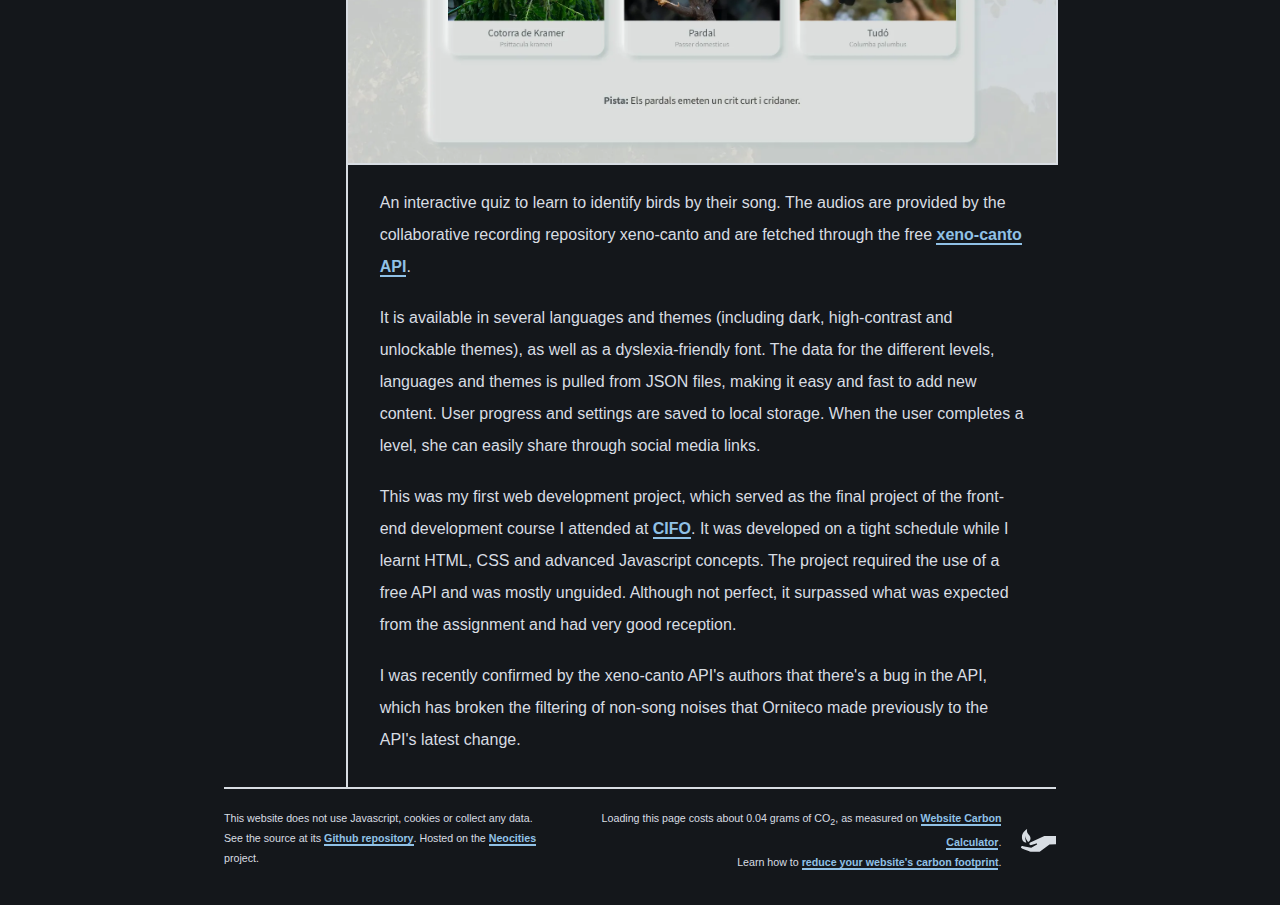
<file: projects.html>
<!DOCTYPE html>
<html lang="en">
    <head>
        <meta charset="utf-8">
        <meta name="viewport" content="width=device-width, initial-scale=1">
        <meta name="color-scheme" content="dark">
        <title>Jude Serena | Projects</title>

        <link href="./style.css" rel="stylesheet">
    </head>
    <body>
        <div>
            <header>
                <h1>Jude Serena</h1>
            </header>
    
            <div class="contentWrapper">
                <nav>
                    <a href="./index.html">
                        <svg viewBox="0 0 330.242 330.242" height="17" aria-hidden="true">
                            <path d="M324.442,129.811l-41.321-33.677V42.275c0-6.065-4.935-11-11-11h-26c-6.065,0-11,4.935-11,11v14.737l-55.213-44.999
                            c-3.994-3.254-9.258-5.047-14.822-5.047c-5.542,0-10.781,1.782-14.753,5.019L5.8,129.81c-6.567,5.351-6.173,10.012-5.354,12.314
                            c0.817,2.297,3.448,6.151,11.884,6.151h19.791v154.947c0,11.058,8.972,20.053,20,20.053h62.5c10.935,0,19.5-8.809,19.5-20.053
                            v-63.541c0-5.446,5.005-10.405,10.5-10.405h42c5.238,0,9.5,4.668,9.5,10.405v63.541c0,10.87,9.388,20.053,20.5,20.053h61.5
                            c11.028,0,20-8.996,20-20.053V148.275h19.791c8.436,0,11.066-3.854,11.884-6.151C330.615,139.822,331.009,135.161,324.442,129.811z"
                            fill="currentColor"/>
                        </svg>
                        Home
                    </a>
        
                    <a class="dim" href="#">
                        <svg viewBox="0 0 512 512" height="17" aria-hidden="true">
                            <path d="M502.625,105.375l-96-96c-12.5-12.5-32.75-12.5-45.25,0l-36.688,36.688l141.25,141.25l36.688-36.688
                                C515.125,138.125,515.125,117.875,502.625,105.375z" fill="currentColor"/>
                            <path d="M0.953,472.234c-2.719,10.906,0.469,22.438,8.422,30.391C15.453,508.703,23.625,512,32,512
                                c2.578,0,5.187-0.312,7.766-0.953l102.922-25.734l-116-116L0.953,472.234z" fill="currentColor"/>
                            <path d="M361.375,129l-59.313-59.313c0,0-263.313,263.396-265.063,265.313l59,59.375L361.375,129z" fill="currentColor"/>
                            <path d="M118.625,416L178,475c1.938-1.875,265.313-265.063,265.313-265.063L384,150.625L118.625,416z" fill="currentColor"/>
                        </svg>
                        Projects
                    </a>
                    
                    <a href="./skills.html">
                        <svg viewBox="0 0 470 470" height="17" aria-hidden="true">
                            <polygon points="256.632,202.286 212.482,202.286 226.446,305.173 242.668,305.173" fill="currentColor"/>
                            <rect x="154.758" y="335.173" width="160.484" height="39.584" fill="currentColor"/>
                            <path d="M235,0C144.908,0,71.874,73.034,71.874,163.126c0,60.921,33.401,114.034,82.884,142.047l41.413,0l-18.036-132.887h112.845
                                l-18.036,132.887h42.299c49.483-28.013,82.883-81.126,82.883-142.047C398.126,73.034,325.092,0,235,0z" fill="currentColor"/>
                            <path d="M235,470c39.187,0,71.794-28.098,78.821-65.242H156.179C163.206,441.902,195.813,470,235,470z" fill="currentColor"/>
                        </svg>
                        Skills
                    </a>
                    
                    <a href="./contact.html">
                        <svg viewBox="0 0 400 400" height="17" aria-hidden="true">
                            <polygon id="XMLID_869_" points="0,127.5 0,274.219 104.8,206.1" fill="currentColor"/>
                            <polygon id="XMLID_870_" points="400,274.219 400,127.5 295.2,206.1" fill="currentColor"/>
                            <polygon id="XMLID_871_" points="200,277.5 130.357,225.268 0,310 0,340 400,340 400,310 269.643,225.268" fill="currentColor"/>
                            <polygon id="XMLID_872_" points="0,90 200,240 400,90 400,60 0,60" fill="currentColor"/>
                        </svg>
                        Contact
                    </a>
                    
                    <a href="./links.html">
                        <svg viewBox="0 0 283.842 283.842" height="17" aria-hidden="true">
                            <path d="M265.117,22.764l-9.877-8.737c-23.003-20.398-58.227-18.283-78.618,4.726l-28.267,31.89
                                c-6.38,7.199-5.717,18.251,1.479,24.637l2.653,2.354c7.221,6.402,18.239,5.741,24.646-1.481l28.265-31.889
                                c6.305-7.107,17.227-7.761,24.338-1.466l9.865,8.752c7.113,6.303,7.783,17.223,1.469,24.334l-61.808,69.726
                                c-5.231,5.911-13.791,7.505-20.816,3.875c-7.682-3.967-17.051-2.224-22.787,4.245l-0.482,0.544
                                c-3.881,4.377-5.499,10.188-4.439,15.943c1.061,5.752,4.642,10.604,9.825,13.313c8.197,4.284,17.049,6.358,25.814,6.358
                                c15.532,0,30.795-6.512,41.67-18.775l61.804-69.718C290.219,78.417,288.099,43.148,265.117,22.764z" fill="currentColor"/>
                            <path d="M133.998,208.581l-2.659-2.356c-7.204-6.383-18.259-5.712-24.64,1.489l-28.254,31.886
                                c-6.308,7.105-17.222,7.764-24.327,1.473l-9.879-8.764c-7.115-6.301-7.783-17.212-1.467-24.325l61.806-69.721
                                c5.124-5.787,13.555-7.442,20.504-4.028c7.986,3.924,17.683,2.016,23.595-4.656l0.222-0.25c3.798-4.288,5.396-9.979,4.386-15.614
                                c-1.01-5.636-4.484-10.417-9.533-13.119c-22.828-12.22-50.769-7.22-67.947,12.165l-61.81,69.707v0.001
                                c-20.371,22.978-18.252,58.246,4.726,78.622l9.877,8.749c10.583,9.383,23.77,13.992,36.913,13.992
                                c15.394,0,30.724-6.327,41.718-18.724l28.258-31.886C141.88,226.003,141.224,214.987,133.998,208.581z" fill="currentColor"/>
                        </svg>
                        Links
                    </a>
                </nav>
        
                <main>
                    <h2>Projects</h2>

                    <section>
                        <h3>Coudre Studio</h3>
                        <a href="https://coudre.studio/projects" target="_blank">Coudre Studio projects</a>
                        <p>Coudre Studio is an interdisciplinary research studio comprised of Valeria Ustárez, Raul Nieves and myself, with an extensive project portfolio. Visit the link above to see a selection of our works, which usually involve ceramics, programming, 3D printing and custom machines.</p>
                        <p>Coudre Studio's website was also coded by me. You can find more details about the website as a project itself later down below.</p>
                    </section>
        
                    <section>
                        <h3>Portfolio (this website)</h3>
                        <a href="https://github.com/squalicode/personalSite" aria-label="Portfolio website repository" target="_blank">Repository</a>
                        <p>
                            Built to be accessible and minimal while looking good:
                            <ul>
                                <li>
                                    Responsive at any level of zoom across any device.
                                </li>
                                <li>
                                    Written HTML-first, respecting semantics: readable by screen readers, bots (good for SEO), and those who use custom or no CSS.
                                </li>
                                <li>
                                    Navigable with keyboard, with custom focus style (try using the <kbd>Tab</kbd> key).
                                </li>
                                <li>
                                    Loads fast.
                                </li>
                            </ul>
                        </p>
                    </section>

                    <section>
                        <h3>Sample 11ty blog</h3>
                        <a href="https://sample-11ty-blog.netlify.app/" aria-label="Sample 11ty blog website" target="_blank">Website</a>
                        <a href="https://github.com/squalicode/sampleBlog" aria-label="Sample 11ty blog repository" target="_blank">Repository</a>
                        <picture>
                            <source
                                type="image/webp"
                                srcset="./imgs/sample-blog.webp"
                            >
                            <img src="./imgs/sample-blog.png" alt="Screenshot of a dark-themed blog, with a column of posts at the center. The posts and header are subtly shaded and appear card-like.">
                        </picture>
                        <p>
                            A sample static blog built with the <a href="https://www.11ty.dev/">11ty</a> static site gnerator. Fully responsive, navigable by keyboard and screen reader and featuring pagination, post archive, a light/dark theme switch and share buttons.
                        </p>
                    </section>
        
                    <section>
                        <h3>Coudre Studio website</h3>
                        <a href="https://coudre.studio/" aria-label="Coudre Studio website" target="_blank">Website</a>
                        <a href="https://github.com/squalicode/coudreWebsite2022" aria-label="Coudre Studio website repository" target="_blank">Repository</a>
                        <picture>
                            <source
                                type="image/webp"
                                srcset="
                                ./imgs/coudre-projects-1700.webp 1700w,
                                ./imgs/coudre-projects-1000.webp 1000w,
                                ./imgs/coudre-projects-800.webp 800w
                                "
                            >
                            <img src="./imgs/coudre-projects-1700.jpg" alt="Screenshot of the Coudre Studio website projects page. The project cards are ordered in a grid-like fashion.">
                        </picture>
                        <p>
                            A clean portfolio for Coudre Studio, with the same principles as this portoflio in mind. It's built with <a href="https://www.11ty.dev/">11ty</a>. Being a picture-rich website, care is taken to efficiently serve and compress images, all with purposeful alt text.
                        </p>
                    </section>
        
                    <section>
                        <h3>Orniteco</h3>
                        <a href="https://orniteco.netlify.app/" aria-label="Orniteco website" target="_blank">Website</a>
                        <a href="https://github.com/squalicode/orniteco" aria-label="Orniteco repository" target="_blank">Repository</a>
                        <picture>
                            <source
                                type="image/webp"
                                srcset="
                                ./imgs/orniteco-game-1700.webp 1700w,
                                ./imgs/orniteco-game-1000.webp 1000w,
                                ./imgs/orniteco-game-800.webp 800w
                                "
                            >
                            <img src="./imgs/orniteco-game-1700.jpg" alt="Screenshot of the Orniteco game screen, showing the quiz options for three different birds accompanied by their pictures.">
                        </picture>
                        <p>
                            An interactive quiz to learn to identify birds by their song. The audios are provided by the collaborative recording repository xeno-canto and are fetched through the free <a href="https://xeno-canto.org/explore/api" target="_blank">xeno-canto API</a>.
                        </p>
                        <p>
                            It is available in several languages and themes (including dark, high-contrast and unlockable themes), as well as a dyslexia-friendly font. The data for the different levels, languages and themes is pulled from JSON files, making it easy and fast to add new content. User progress and settings are saved to local storage. When the user completes a level, she can easily share through social media links.
                        </p>
                        <p>
                            This was my first web development project, which served as the final project of the front-end development course I attended at <a href="https://cifovirtual.cat/" target="_blank">CIFO</a>. It was developed on a tight schedule while I learnt HTML, CSS and advanced Javascript concepts. The project required the use of a free API and was mostly unguided. Although not perfect, it surpassed what was expected from the assignment and had very good reception.
                        </p>
                        <p>
                            I was recently confirmed by the xeno-canto API's authors that there's a bug in the API, which has broken the filtering of non-song noises that Orniteco made previously to the API's latest change.
                        </p>
                        
                    </section>
                </main>
            </div>

            <footer>
                <p>
                    <small>This website does not use Javascript, cookies or collect any data.<br>
                    See the source at its <a href="https://github.com/squalicode/personalSite" target="_blank">Github repository</a>. Hosted on the <a href="https://neocities.org/" target="_blank">Neocities</a> project.</small>
                </p>
                
                <div class="co2">
                    <svg x="0px" y="0px" width="2em" viewBox="0 0 558.257 558.257" aria-hidden="true">
                        <path fill="currentColor" d="M150.172,244.799c-0.402-57.499-70.59-61.554-53.818-145.159c0,0-82.285,47.019-81.712,129.849
                            c0.573,82.831,61.688,84.36,68.86,84.313c0.449,0,1.109-0.048,1.951-0.153C65.066,268.782,64.53,209.991,64.53,209.991
                            c2.792,30.179,31.021,72.436,47.66,95.032C130.445,295.872,150.402,278.076,150.172,244.799z"/>
                        <path fill="currentColor" d="M145.847,311.411c0,0-19.214,6.393-11.714,29.143c6.82,20.688,29.93,12.195,29.93,12.195l66.049-21.773
                            c0,0,20.021-7.672,23.916-0.066c5.689,11.389-15.941,21.602-15.941,21.602l-76.299,42.113L34.251,370.718
                            c0,0-26.202-7.622-32.735,10.206c-4.301,12.672-0.134,22.005,21.355,29.756c22.768,7.966,134.363,47.938,134.363,47.938H295.02
                        l154.388-115.124l108.85-3.537V209.991h-190.35L145.847,311.411z"/>
                    </svg>
                    <p>
                        <small>Loading this page costs about 0.04 grams of CO<sub>2</sub>, as measured on <a href="https://www.websitecarbon.com/">Website Carbon Calculator</a>.<br>
                        Learn how to <a href="https://sustainablewebdesign.org/category/design/">reduce your website's carbon footprint</a>.</small>
                    </p>
                </div>
            </footer>
        </div>
    </body>
</html>
</file>
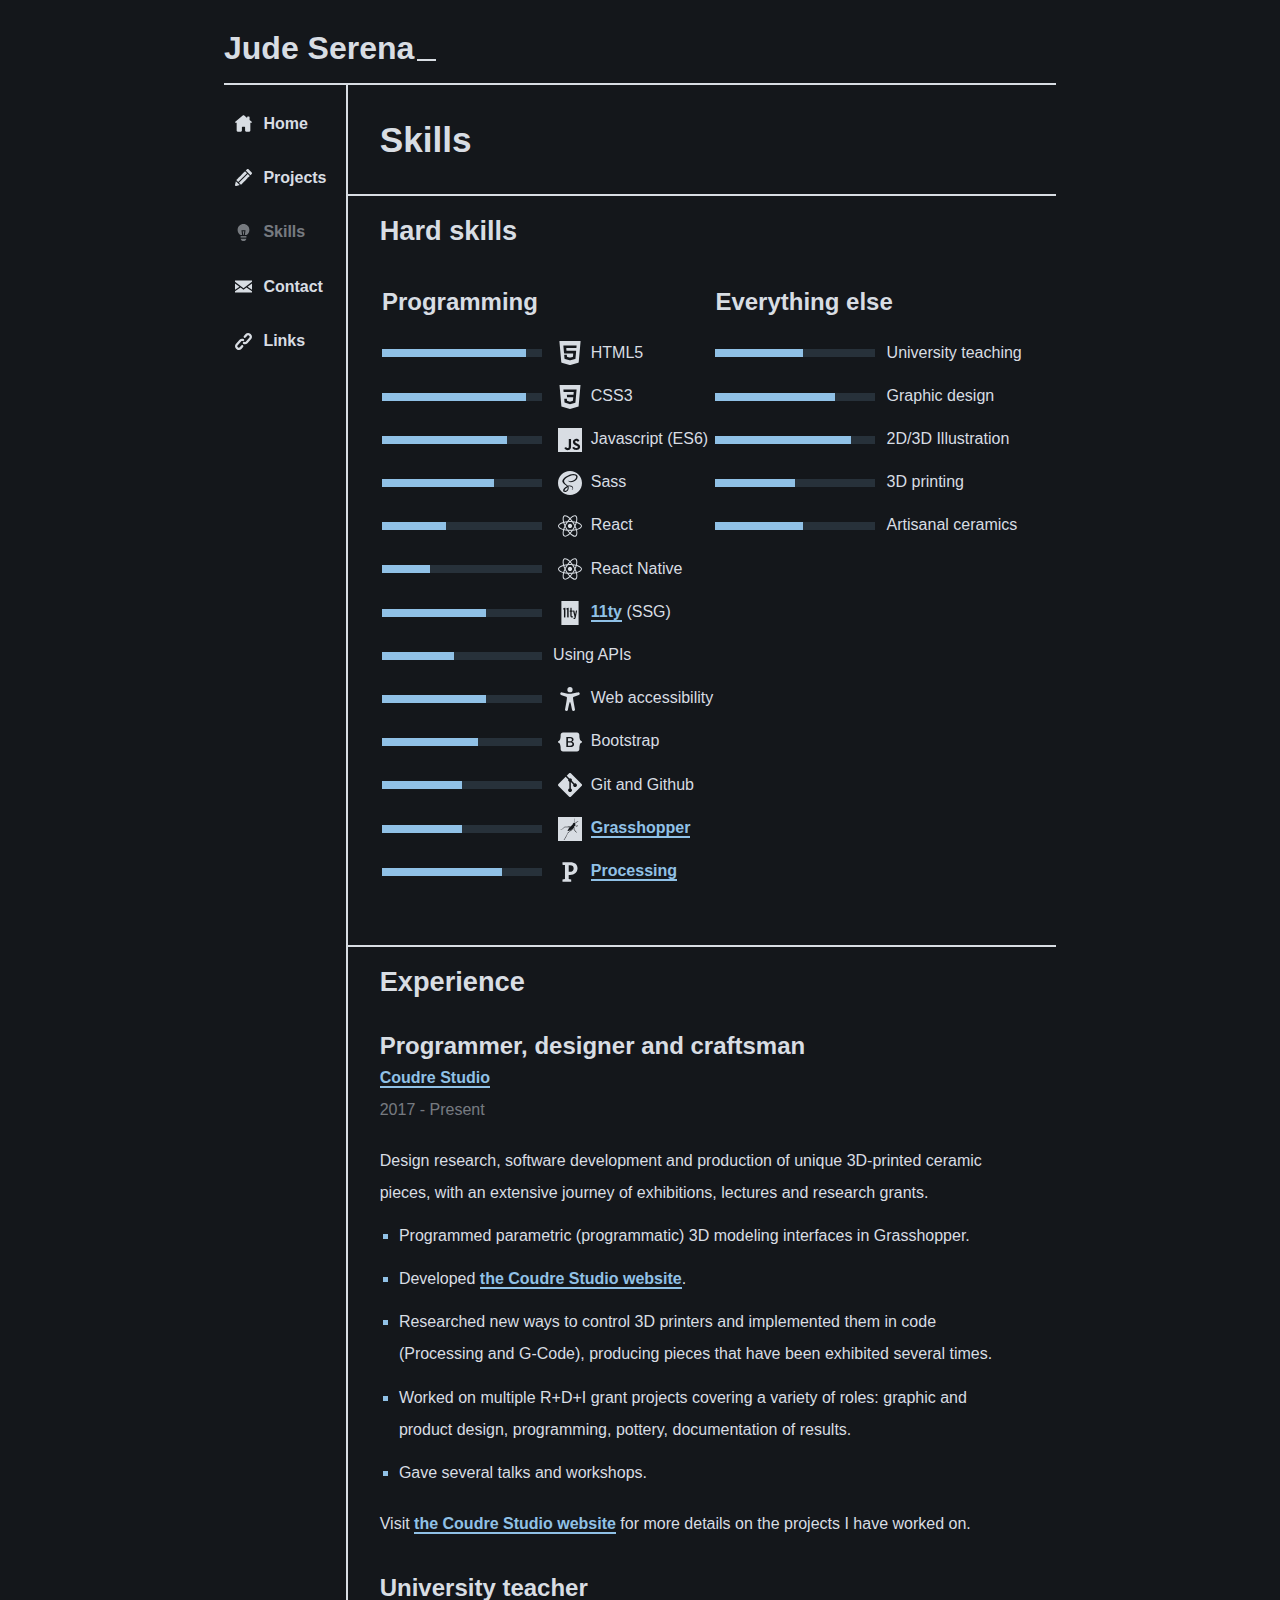
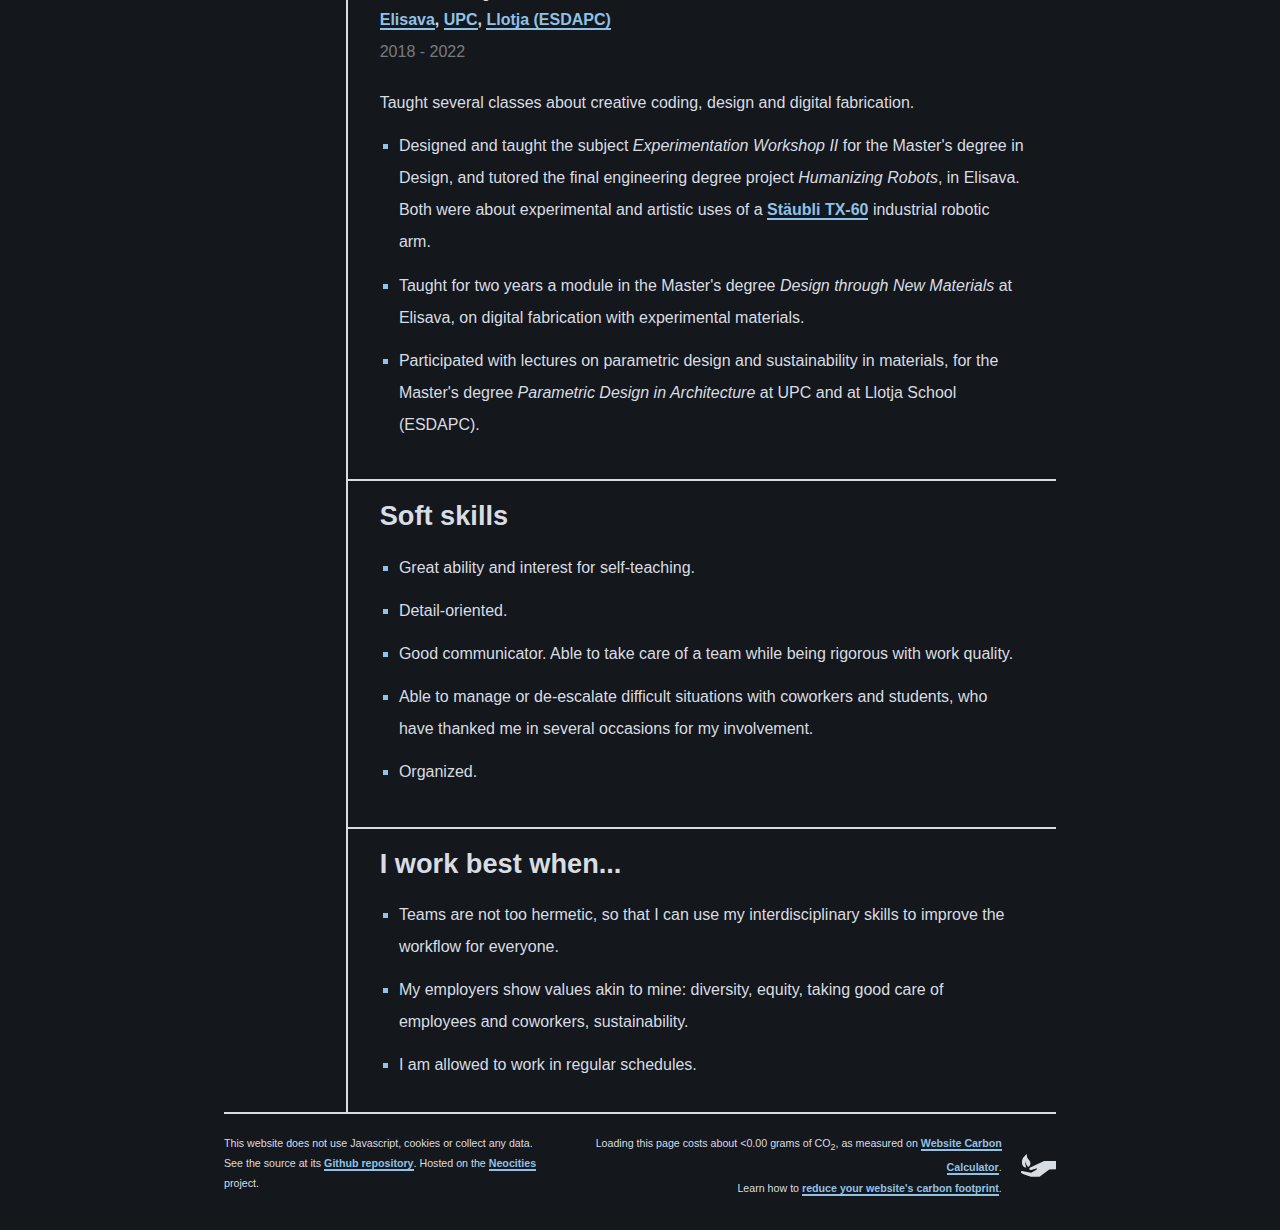
<file: skills.html>
<!DOCTYPE html>
<html lang="en">
    <head>
        <meta charset="utf-8">
        <meta name="viewport" content="width=device-width, initial-scale=1">
        <meta name="color-scheme" content="dark">
        <title>Jude Serena | Skills</title>

        <link href="./style.css" rel="stylesheet">
    </head>
    <body>
        <div>
            <header>
                <h1>Jude Serena</h1>
            </header>
    
            <div class="contentWrapper">
                <nav>
                    <a href="./index.html">
                        <svg viewBox="0 0 330.242 330.242" height="17" aria-hidden="true">
                            <path d="M324.442,129.811l-41.321-33.677V42.275c0-6.065-4.935-11-11-11h-26c-6.065,0-11,4.935-11,11v14.737l-55.213-44.999
                            c-3.994-3.254-9.258-5.047-14.822-5.047c-5.542,0-10.781,1.782-14.753,5.019L5.8,129.81c-6.567,5.351-6.173,10.012-5.354,12.314
                            c0.817,2.297,3.448,6.151,11.884,6.151h19.791v154.947c0,11.058,8.972,20.053,20,20.053h62.5c10.935,0,19.5-8.809,19.5-20.053
                            v-63.541c0-5.446,5.005-10.405,10.5-10.405h42c5.238,0,9.5,4.668,9.5,10.405v63.541c0,10.87,9.388,20.053,20.5,20.053h61.5
                            c11.028,0,20-8.996,20-20.053V148.275h19.791c8.436,0,11.066-3.854,11.884-6.151C330.615,139.822,331.009,135.161,324.442,129.811z"
                            fill="currentColor"/>
                        </svg>
                        Home
                    </a>
        
                    <a href="./projects.html">
                        <svg viewBox="0 0 512 512" height="17" aria-hidden="true">
                            <path d="M502.625,105.375l-96-96c-12.5-12.5-32.75-12.5-45.25,0l-36.688,36.688l141.25,141.25l36.688-36.688
                                C515.125,138.125,515.125,117.875,502.625,105.375z" fill="currentColor"/>
                            <path d="M0.953,472.234c-2.719,10.906,0.469,22.438,8.422,30.391C15.453,508.703,23.625,512,32,512
                                c2.578,0,5.187-0.312,7.766-0.953l102.922-25.734l-116-116L0.953,472.234z" fill="currentColor"/>
                            <path d="M361.375,129l-59.313-59.313c0,0-263.313,263.396-265.063,265.313l59,59.375L361.375,129z" fill="currentColor"/>
                            <path d="M118.625,416L178,475c1.938-1.875,265.313-265.063,265.313-265.063L384,150.625L118.625,416z" fill="currentColor"/>
                        </svg>
                        Projects
                    </a>
                    
                    <a class="dim" href="#">
                        <svg viewBox="0 0 470 470" height="17" aria-hidden="true">
                            <polygon points="256.632,202.286 212.482,202.286 226.446,305.173 242.668,305.173" fill="currentColor"/>
                            <rect x="154.758" y="335.173" width="160.484" height="39.584" fill="currentColor"/>
                            <path d="M235,0C144.908,0,71.874,73.034,71.874,163.126c0,60.921,33.401,114.034,82.884,142.047l41.413,0l-18.036-132.887h112.845
                                l-18.036,132.887h42.299c49.483-28.013,82.883-81.126,82.883-142.047C398.126,73.034,325.092,0,235,0z" fill="currentColor"/>
                            <path d="M235,470c39.187,0,71.794-28.098,78.821-65.242H156.179C163.206,441.902,195.813,470,235,470z" fill="currentColor"/>
                        </svg>
                        Skills
                    </a>
                    
                    <a href="./contact.html">
                        <svg viewBox="0 0 400 400" height="17" aria-hidden="true">
                            <polygon id="XMLID_869_" points="0,127.5 0,274.219 104.8,206.1" fill="currentColor"/>
                            <polygon id="XMLID_870_" points="400,274.219 400,127.5 295.2,206.1" fill="currentColor"/>
                            <polygon id="XMLID_871_" points="200,277.5 130.357,225.268 0,310 0,340 400,340 400,310 269.643,225.268" fill="currentColor"/>
                            <polygon id="XMLID_872_" points="0,90 200,240 400,90 400,60 0,60" fill="currentColor"/>
                        </svg>
                        Contact
                    </a>
                    
                    <a href="./links.html">
                        <svg viewBox="0 0 283.842 283.842" height="17" aria-hidden="true">
                            <path d="M265.117,22.764l-9.877-8.737c-23.003-20.398-58.227-18.283-78.618,4.726l-28.267,31.89
                                c-6.38,7.199-5.717,18.251,1.479,24.637l2.653,2.354c7.221,6.402,18.239,5.741,24.646-1.481l28.265-31.889
                                c6.305-7.107,17.227-7.761,24.338-1.466l9.865,8.752c7.113,6.303,7.783,17.223,1.469,24.334l-61.808,69.726
                                c-5.231,5.911-13.791,7.505-20.816,3.875c-7.682-3.967-17.051-2.224-22.787,4.245l-0.482,0.544
                                c-3.881,4.377-5.499,10.188-4.439,15.943c1.061,5.752,4.642,10.604,9.825,13.313c8.197,4.284,17.049,6.358,25.814,6.358
                                c15.532,0,30.795-6.512,41.67-18.775l61.804-69.718C290.219,78.417,288.099,43.148,265.117,22.764z" fill="currentColor"/>
                            <path d="M133.998,208.581l-2.659-2.356c-7.204-6.383-18.259-5.712-24.64,1.489l-28.254,31.886
                                c-6.308,7.105-17.222,7.764-24.327,1.473l-9.879-8.764c-7.115-6.301-7.783-17.212-1.467-24.325l61.806-69.721
                                c5.124-5.787,13.555-7.442,20.504-4.028c7.986,3.924,17.683,2.016,23.595-4.656l0.222-0.25c3.798-4.288,5.396-9.979,4.386-15.614
                                c-1.01-5.636-4.484-10.417-9.533-13.119c-22.828-12.22-50.769-7.22-67.947,12.165l-61.81,69.707v0.001
                                c-20.371,22.978-18.252,58.246,4.726,78.622l9.877,8.749c10.583,9.383,23.77,13.992,36.913,13.992
                                c15.394,0,30.724-6.327,41.718-18.724l28.258-31.886C141.88,226.003,141.224,214.987,133.998,208.581z" fill="currentColor"/>
                        </svg>
                        Links
                    </a>
                </nav>
        
                <main>
                    <h2>Skills</h2>
                    <h3>Hard skills</h3>
                    <div class="skills">
                        <div>
                            <h4>Programming</h4>
                            <ul class="noStyle">
                                <li>
                                    <label>
                                        <progress max="100" value="90"></progress>
                                        <svg viewBox="0 0 299.215 299.215" aria-hidden="true">
                                        <path d="M22.347,0c-2.75,0-4.799,2.241-4.555,4.98l23.184,260.047c0.244,2.739,2.611,5.582,5.262,6.318
                                        l98.381,27.316c2.65,0.736,6.986,0.736,9.637,0.002l98.68-27.361c2.65-0.735,5.02-3.578,5.264-6.316L281.422,4.98
                                        c0.246-2.739-1.805-4.98-4.555-4.98H22.347z M232.049,59.641c-0.219,2.443-0.598,6.684-0.842,9.423l-0.611,6.823
                                        c-0.246,2.738-0.596,6.654-0.781,8.701c-0.184,2.048-0.359,3.723-0.391,3.723c-0.031,0-2.307,0-5.057,0h-69.76
                                        c-2.75,0-5.023,0-5.053,0s-2.305,0-5.055,0h-36.74c-2.75,0-4.799,2.241-4.555,4.98l2.143,23.955c0.244,2.738,2.695,4.98,5.445,4.98
                                        H144.5c2.75,0,5.025,0,5.055,0s2.303,0,5.053,0h57.939c2.75,0,7.006,0,9.457,0c2.449,0,4.273,1.999,4.051,4.442
                                        c-0.223,2.443-0.604,6.685-0.848,9.423l-6.891,77.228c-0.246,2.739-0.557,6.238-0.691,7.776c-0.137,1.537-2.416,3.396-5.066,4.131
                                        l-58.133,16.119c-2.65,0.734-4.852,1.342-4.893,1.351c-0.041,0.009-2.242-0.586-4.893-1.321l-58.195-16.148
                                        c-2.65-0.735-5.018-3.578-5.262-6.317l-3.746-42.045c-0.244-2.739,1.807-4.98,4.557-4.98h5.311c2.75,0,7.25,0,10,0h7.92
                                        c2.75,0,5.199,2.241,5.445,4.98l1.469,16.459c0.244,2.739,2.615,5.566,5.271,6.283l27.221,7.351
                                        c2.654,0.717,4.836,1.304,4.848,1.304s2.193-0.588,4.848-1.305l27.27-7.369c2.654-0.717,5.027-3.545,5.273-6.283l2.957-32.976
                                        c0.246-2.739-1.803-4.98-4.553-4.98h-30.666c-2.75,0-5.023,0-5.053,0s-2.305,0-5.055,0H80.511c-2.75,0-5.199-2.242-5.443-4.98
                                        l-7.256-81.306c-0.244-2.739-0.623-6.979-0.842-9.423c-0.217-2.443,1.854-4.442,4.604-4.442H144.5c2.75,0,5.025,0,5.055,0
                                        s2.303,0,5.053,0h72.838C230.195,55.198,232.267,57.197,232.049,59.641z"/>
                                        </svg>
                                        HTML5
                                    </label>
                                </li>
                                <li>
                                    <label>
                                        <progress max="100" value="90"></progress>
                                        <svg viewBox="0 0 24 24" aria-hidden="true"><path d="M1.5 0h21l-1.91 21.563L11.977 24l-8.565-2.438L1.5 0zm17.09 4.413L5.41 4.41l.213 2.622 10.125.002-.255 2.716h-6.64l.24 2.573h6.182l-.366 3.523-2.91.804-2.956-.81-.188-2.11h-2.61l.29 3.855L12 19.288l5.373-1.53L18.59 4.414z"/></svg>
                                        CSS3
                                    </label>
                                </li>
                                <li>
                                    <label>
                                        <progress max="100" value="78"></progress>
                                        <svg viewBox="0 0 24 24" aria-hidden="true"><path d="M0 0h24v24H0V0zm22.034 18.276c-.175-1.095-.888-2.015-3.003-2.873-.736-.345-1.554-.585-1.797-1.14-.091-.33-.105-.51-.046-.705.15-.646.915-.84 1.515-.66.39.12.75.42.976.9 1.034-.676 1.034-.676 1.755-1.125-.27-.42-.404-.601-.586-.78-.63-.705-1.469-1.065-2.834-1.034l-.705.089c-.676.165-1.32.525-1.71 1.005-1.14 1.291-.811 3.541.569 4.471 1.365 1.02 3.361 1.244 3.616 2.205.24 1.17-.87 1.545-1.966 1.41-.811-.18-1.26-.586-1.755-1.336l-1.83 1.051c.21.48.45.689.81 1.109 1.74 1.756 6.09 1.666 6.871-1.004.029-.09.24-.705.074-1.65l.046.067zm-8.983-7.245h-2.248c0 1.938-.009 3.864-.009 5.805 0 1.232.063 2.363-.138 2.711-.33.689-1.18.601-1.566.48-.396-.196-.597-.466-.83-.855-.063-.105-.11-.196-.127-.196l-1.825 1.125c.305.63.75 1.172 1.324 1.517.855.51 2.004.675 3.207.405.783-.226 1.458-.691 1.811-1.411.51-.93.402-2.07.397-3.346.012-2.054 0-4.109 0-6.179l.004-.056z"/></svg>
                                        Javascript (ES6)
                                    </label>
                                </li>
                                <li>
                                    <label>
                                        <progress max="100" value="70"></progress>
                                        <svg viewBox="0 0 24 24" fill="none" aria-hidden="true"><path d="M12 0C18.6 0 24 5.4 24 12C24 18.6 18.6 24 12 24C5.4 24 0 18.6 0 12C0 5.4 5.4 0 12 0ZM9.6 15.975C9.75 16.65 9.75 17.25 9.6 17.775L9.525 18C9.525 18.075 9.45 18.15 9.45 18.15C9.3 18.45 9.15 18.675 8.925 18.975C8.25 19.725 7.275 20.025 6.825 19.8C6.375 19.575 6.6 18.45 7.425 17.625C8.325 16.725 9.525 16.125 9.525 16.125L9.6 15.975ZM19.5 5.1C18.975 3 15.45 2.25 12.075 3.45C10.125 4.2 7.95 5.325 6.375 6.75C4.5 8.475 4.275 9.975 4.35 10.575C4.8 12.75 7.8 14.25 9.075 15.3C8.7 15.45 6 16.8 5.4 18.225C4.725 19.725 5.475 20.775 6 20.85C7.575 21.3 9.225 20.475 10.05 19.2C10.875 17.925 10.8 16.35 10.425 15.525C10.95 15.375 11.475 15.3 12.225 15.45C14.325 15.675 14.775 17.025 14.625 17.55C14.475 18.075 14.1 18.375 13.95 18.525C13.8 18.6 13.725 18.675 13.8 18.675C13.8 18.75 13.875 18.75 14.025 18.75C14.175 18.75 15.15 18.3 15.15 17.25C15.225 15.975 13.95 14.55 11.775 14.55C10.875 14.55 10.275 14.625 9.9 14.775C9.9 14.7 9.825 14.7 9.825 14.7C8.475 13.275 6 12.225 6.075 10.275C6.075 9.6 6.375 7.725 10.875 5.475C14.55 3.6 17.55 4.125 18.075 5.25C18.825 6.825 16.5 9.825 12.675 10.275C11.175 10.425 10.425 9.9 10.275 9.675C10.05 9.45 10.05 9.45 9.975 9.45C9.825 9.525 9.9 9.675 9.975 9.825C10.125 10.125 10.575 10.65 11.4 10.95C12.075 11.175 13.8 11.325 15.9 10.5C18.225 9.6 20.025 7.125 19.5 5.025V5.1Z" /></svg>
                                            Sass
                                    </label>
                                </li>
                                <li>
                                    <label>
                                        <progress max="100" value="40"></progress>
                                        <svg viewBox="0 -14 256 256" aria-hidden="true">
                                            <path d="M210.483381,73.8236374 C207.827698,72.9095503 205.075867,72.0446761 202.24247,71.2267368 C202.708172,69.3261098 203.135596,67.4500894 203.515631,65.6059664 C209.753843,35.3248922 205.675082,10.9302478 191.747328,2.89849283 C178.392359,-4.80289661 156.551327,3.22703567 134.492936,22.4237776 C132.371761,24.2697233 130.244662,26.2241201 128.118477,28.2723861 C126.701777,26.917204 125.287358,25.6075897 123.876584,24.3549348 C100.758745,3.82852863 77.5866802,-4.82157937 63.6725966,3.23341515 C50.3303869,10.9571328 46.3792156,33.8904224 51.9945178,62.5880206 C52.5367729,65.3599011 53.1706189,68.1905639 53.8873982,71.068617 C50.6078941,71.9995641 47.4418534,72.9920277 44.4125156,74.0478303 C17.3093297,83.497195 0,98.3066828 0,113.667995 C0,129.533287 18.5815786,145.446423 46.8116526,155.095373 C49.0394553,155.856809 51.3511025,156.576778 53.7333796,157.260293 C52.9600965,160.37302 52.2875179,163.423318 51.7229345,166.398431 C46.3687351,194.597975 50.5500231,216.989464 63.8566899,224.664425 C77.6012619,232.590464 100.66852,224.443422 123.130185,204.809231 C124.905501,203.257196 126.687196,201.611293 128.472081,199.886102 C130.785552,202.113904 133.095375,204.222319 135.392897,206.199955 C157.14963,224.922338 178.637969,232.482469 191.932332,224.786092 C205.663234,216.837268 210.125675,192.78347 204.332202,163.5181 C203.88974,161.283006 203.374826,158.99961 202.796573,156.675661 C204.416503,156.196743 206.006814,155.702335 207.557482,155.188332 C236.905331,145.46465 256,129.745175 256,113.667995 C256,98.2510906 238.132466,83.3418093 210.483381,73.8236374 L210.483381,73.8236374 Z M204.118035,144.807565 C202.718197,145.270987 201.281904,145.718918 199.818271,146.153177 C196.578411,135.896354 192.205739,124.989735 186.854729,113.72131 C191.961041,102.721277 196.164656,91.9540963 199.313837,81.7638014 C201.93261,82.5215915 204.474374,83.3208483 206.923636,84.1643056 C230.613348,92.3195488 245.063763,104.377206 245.063763,113.667995 C245.063763,123.564379 229.457753,136.411268 204.118035,144.807565 L204.118035,144.807565 Z M193.603754,165.642007 C196.165567,178.582766 196.531475,190.282717 194.834536,199.429057 C193.309843,207.64764 190.243595,213.12715 186.452366,215.321689 C178.384612,219.991462 161.131788,213.921395 142.525146,197.909832 C140.392124,196.074366 138.243609,194.114502 136.088259,192.040261 C143.301619,184.151133 150.510878,174.979732 157.54698,164.793993 C169.922699,163.695814 181.614905,161.900447 192.218042,159.449363 C192.740247,161.555956 193.204126,163.621993 193.603754,165.642007 L193.603754,165.642007 Z M87.2761866,214.514686 C79.3938934,217.298414 73.1160375,217.378157 69.3211631,215.189998 C61.2461189,210.532528 57.8891498,192.554265 62.4682434,168.438039 C62.9927272,165.676183 63.6170041,162.839142 64.3365173,159.939216 C74.8234575,162.258154 86.4299951,163.926841 98.8353334,164.932519 C105.918826,174.899534 113.336329,184.06091 120.811247,192.08264 C119.178102,193.65928 117.551336,195.16028 115.933685,196.574699 C106.001303,205.256705 96.0479605,211.41654 87.2761866,214.514686 L87.2761866,214.514686 Z M50.3486141,144.746959 C37.8658105,140.48046 27.5570398,134.935332 20.4908634,128.884403 C14.1414664,123.446815 10.9357817,118.048415 10.9357817,113.667995 C10.9357817,104.34622 24.8334611,92.4562517 48.0123604,84.3748281 C50.8247961,83.3942121 53.7689223,82.4701001 56.8242337,81.6020363 C60.0276398,92.0224477 64.229889,102.917218 69.3011135,113.93411 C64.1642716,125.11459 59.9023288,136.182975 56.6674809,146.725506 C54.489347,146.099407 52.3791089,145.440499 50.3486141,144.746959 L50.3486141,144.746959 Z M62.7270678,60.4878073 C57.9160346,35.9004118 61.1112387,17.3525532 69.1516515,12.6982729 C77.7160924,7.74005624 96.6544653,14.8094222 116.614922,32.5329619 C117.890816,33.6657739 119.171723,34.8514442 120.456275,36.0781256 C113.018267,44.0647686 105.66866,53.1573386 98.6480514,63.0655695 C86.6081646,64.1815215 75.0831931,65.9741531 64.4868907,68.3746571 C63.8206914,65.6948233 63.2305903,63.0619242 62.7270678,60.4878073 L62.7270678,60.4878073 Z M173.153901,87.7550367 C170.620796,83.3796304 168.020249,79.1076627 165.369124,74.9523483 C173.537126,75.9849113 181.362914,77.3555864 188.712066,79.0329319 C186.505679,86.1041206 183.755673,93.4974728 180.518546,101.076741 C178.196419,96.6680702 175.740322,92.2229454 173.153901,87.7550367 L173.153901,87.7550367 Z M128.122121,43.8938899 C133.166461,49.3588189 138.218091,55.4603279 143.186789,62.0803968 C138.179814,61.8439007 133.110868,61.720868 128.000001,61.720868 C122.937434,61.720868 117.905854,61.8411667 112.929865,62.0735617 C117.903575,55.515009 122.99895,49.4217021 128.122121,43.8938899 L128.122121,43.8938899 Z M82.8018984,87.830679 C80.2715265,92.2183886 77.8609975,96.6393627 75.5753239,101.068539 C72.3906004,93.5156998 69.6661103,86.0886276 67.440586,78.9171899 C74.7446255,77.2826781 82.5335049,75.9461789 90.6495601,74.9332099 C87.9610684,79.1268011 85.3391054,83.4302106 82.8018984,87.8297677 L82.8018984,87.830679 L82.8018984,87.830679 Z M90.8833221,153.182899 C82.4979621,152.247395 74.5919739,150.979704 67.289757,149.390303 C69.5508242,142.09082 72.3354636,134.505173 75.5876271,126.789657 C77.8792246,131.215644 80.2993228,135.638441 82.8451877,140.03572 L82.8456433,140.03572 C85.4388987,144.515476 88.1255676,148.90364 90.8833221,153.182899 L90.8833221,153.182899 Z M128.424691,184.213105 C123.24137,178.620587 118.071264,172.434323 113.021912,165.780078 C117.923624,165.972373 122.921029,166.0708 128.000001,166.0708 C133.217953,166.0708 138.376211,165.953235 143.45336,165.727219 C138.468257,172.501308 133.434855,178.697141 128.424691,184.213105 L128.424691,184.213105 Z M180.622896,126.396409 C184.044571,134.195313 186.929004,141.741317 189.219234,148.9164 C181.796719,150.609693 173.782736,151.973534 165.339049,152.986959 C167.996555,148.775595 170.619884,144.430263 173.197646,139.960532 C175.805484,135.438399 178.28163,130.90943 180.622896,126.396409 L180.622896,126.396409 Z M163.724586,134.496971 C159.722835,141.435557 155.614455,148.059271 151.443648,154.311611 C143.847063,154.854776 135.998946,155.134562 128.000001,155.134562 C120.033408,155.134562 112.284171,154.887129 104.822013,154.402745 C100.48306,148.068386 96.285368,141.425078 92.3091341,134.556664 L92.3100455,134.556664 C88.3442923,127.706935 84.6943232,120.799333 81.3870228,113.930466 C84.6934118,107.045648 88.3338117,100.130301 92.276781,93.292874 L92.2758697,93.294241 C96.2293193,86.4385872 100.390102,79.8276317 104.688954,73.5329157 C112.302398,72.9573964 120.109505,72.6571055 127.999545,72.6571055 L128.000001,72.6571055 C135.925583,72.6571055 143.742714,72.9596746 151.353879,73.5402067 C155.587114,79.7888993 159.719645,86.3784378 163.688588,93.2350031 C167.702644,100.168578 171.389978,107.037901 174.724618,113.77508 C171.400003,120.627999 167.720871,127.566587 163.724586,134.496971 L163.724586,134.496971 Z M186.284677,12.3729198 C194.857321,17.3165548 198.191049,37.2542268 192.804953,63.3986692 C192.461372,65.0669011 192.074504,66.7661189 191.654369,68.4881206 C181.03346,66.0374921 169.500286,64.2138746 157.425315,63.0810626 C150.391035,53.0639249 143.101577,43.9572289 135.784778,36.073113 C137.751934,34.1806885 139.716356,32.3762092 141.672575,30.673346 C160.572216,14.2257007 178.236518,7.73185406 186.284677,12.3729198 L186.284677,12.3729198 Z M128.000001,90.8080696 C140.624975,90.8080696 150.859926,101.042565 150.859926,113.667995 C150.859926,126.292969 140.624975,136.527922 128.000001,136.527922 C115.375026,136.527922 105.140075,126.292969 105.140075,113.667995 C105.140075,101.042565 115.375026,90.8080696 128.000001,90.8080696 L128.000001,90.8080696 Z"></path>
                                        </svg>
                                        React
                                    </label>
                                </li>
                                <li>
                                    <label><progress max="100" value="30"></progress>
                                        <svg viewBox="0 -14 256 256" aria-hidden="true">
                                            <path d="M210.483381,73.8236374 C207.827698,72.9095503 205.075867,72.0446761 202.24247,71.2267368 C202.708172,69.3261098 203.135596,67.4500894 203.515631,65.6059664 C209.753843,35.3248922 205.675082,10.9302478 191.747328,2.89849283 C178.392359,-4.80289661 156.551327,3.22703567 134.492936,22.4237776 C132.371761,24.2697233 130.244662,26.2241201 128.118477,28.2723861 C126.701777,26.917204 125.287358,25.6075897 123.876584,24.3549348 C100.758745,3.82852863 77.5866802,-4.82157937 63.6725966,3.23341515 C50.3303869,10.9571328 46.3792156,33.8904224 51.9945178,62.5880206 C52.5367729,65.3599011 53.1706189,68.1905639 53.8873982,71.068617 C50.6078941,71.9995641 47.4418534,72.9920277 44.4125156,74.0478303 C17.3093297,83.497195 0,98.3066828 0,113.667995 C0,129.533287 18.5815786,145.446423 46.8116526,155.095373 C49.0394553,155.856809 51.3511025,156.576778 53.7333796,157.260293 C52.9600965,160.37302 52.2875179,163.423318 51.7229345,166.398431 C46.3687351,194.597975 50.5500231,216.989464 63.8566899,224.664425 C77.6012619,232.590464 100.66852,224.443422 123.130185,204.809231 C124.905501,203.257196 126.687196,201.611293 128.472081,199.886102 C130.785552,202.113904 133.095375,204.222319 135.392897,206.199955 C157.14963,224.922338 178.637969,232.482469 191.932332,224.786092 C205.663234,216.837268 210.125675,192.78347 204.332202,163.5181 C203.88974,161.283006 203.374826,158.99961 202.796573,156.675661 C204.416503,156.196743 206.006814,155.702335 207.557482,155.188332 C236.905331,145.46465 256,129.745175 256,113.667995 C256,98.2510906 238.132466,83.3418093 210.483381,73.8236374 L210.483381,73.8236374 Z M204.118035,144.807565 C202.718197,145.270987 201.281904,145.718918 199.818271,146.153177 C196.578411,135.896354 192.205739,124.989735 186.854729,113.72131 C191.961041,102.721277 196.164656,91.9540963 199.313837,81.7638014 C201.93261,82.5215915 204.474374,83.3208483 206.923636,84.1643056 C230.613348,92.3195488 245.063763,104.377206 245.063763,113.667995 C245.063763,123.564379 229.457753,136.411268 204.118035,144.807565 L204.118035,144.807565 Z M193.603754,165.642007 C196.165567,178.582766 196.531475,190.282717 194.834536,199.429057 C193.309843,207.64764 190.243595,213.12715 186.452366,215.321689 C178.384612,219.991462 161.131788,213.921395 142.525146,197.909832 C140.392124,196.074366 138.243609,194.114502 136.088259,192.040261 C143.301619,184.151133 150.510878,174.979732 157.54698,164.793993 C169.922699,163.695814 181.614905,161.900447 192.218042,159.449363 C192.740247,161.555956 193.204126,163.621993 193.603754,165.642007 L193.603754,165.642007 Z M87.2761866,214.514686 C79.3938934,217.298414 73.1160375,217.378157 69.3211631,215.189998 C61.2461189,210.532528 57.8891498,192.554265 62.4682434,168.438039 C62.9927272,165.676183 63.6170041,162.839142 64.3365173,159.939216 C74.8234575,162.258154 86.4299951,163.926841 98.8353334,164.932519 C105.918826,174.899534 113.336329,184.06091 120.811247,192.08264 C119.178102,193.65928 117.551336,195.16028 115.933685,196.574699 C106.001303,205.256705 96.0479605,211.41654 87.2761866,214.514686 L87.2761866,214.514686 Z M50.3486141,144.746959 C37.8658105,140.48046 27.5570398,134.935332 20.4908634,128.884403 C14.1414664,123.446815 10.9357817,118.048415 10.9357817,113.667995 C10.9357817,104.34622 24.8334611,92.4562517 48.0123604,84.3748281 C50.8247961,83.3942121 53.7689223,82.4701001 56.8242337,81.6020363 C60.0276398,92.0224477 64.229889,102.917218 69.3011135,113.93411 C64.1642716,125.11459 59.9023288,136.182975 56.6674809,146.725506 C54.489347,146.099407 52.3791089,145.440499 50.3486141,144.746959 L50.3486141,144.746959 Z M62.7270678,60.4878073 C57.9160346,35.9004118 61.1112387,17.3525532 69.1516515,12.6982729 C77.7160924,7.74005624 96.6544653,14.8094222 116.614922,32.5329619 C117.890816,33.6657739 119.171723,34.8514442 120.456275,36.0781256 C113.018267,44.0647686 105.66866,53.1573386 98.6480514,63.0655695 C86.6081646,64.1815215 75.0831931,65.9741531 64.4868907,68.3746571 C63.8206914,65.6948233 63.2305903,63.0619242 62.7270678,60.4878073 L62.7270678,60.4878073 Z M173.153901,87.7550367 C170.620796,83.3796304 168.020249,79.1076627 165.369124,74.9523483 C173.537126,75.9849113 181.362914,77.3555864 188.712066,79.0329319 C186.505679,86.1041206 183.755673,93.4974728 180.518546,101.076741 C178.196419,96.6680702 175.740322,92.2229454 173.153901,87.7550367 L173.153901,87.7550367 Z M128.122121,43.8938899 C133.166461,49.3588189 138.218091,55.4603279 143.186789,62.0803968 C138.179814,61.8439007 133.110868,61.720868 128.000001,61.720868 C122.937434,61.720868 117.905854,61.8411667 112.929865,62.0735617 C117.903575,55.515009 122.99895,49.4217021 128.122121,43.8938899 L128.122121,43.8938899 Z M82.8018984,87.830679 C80.2715265,92.2183886 77.8609975,96.6393627 75.5753239,101.068539 C72.3906004,93.5156998 69.6661103,86.0886276 67.440586,78.9171899 C74.7446255,77.2826781 82.5335049,75.9461789 90.6495601,74.9332099 C87.9610684,79.1268011 85.3391054,83.4302106 82.8018984,87.8297677 L82.8018984,87.830679 L82.8018984,87.830679 Z M90.8833221,153.182899 C82.4979621,152.247395 74.5919739,150.979704 67.289757,149.390303 C69.5508242,142.09082 72.3354636,134.505173 75.5876271,126.789657 C77.8792246,131.215644 80.2993228,135.638441 82.8451877,140.03572 L82.8456433,140.03572 C85.4388987,144.515476 88.1255676,148.90364 90.8833221,153.182899 L90.8833221,153.182899 Z M128.424691,184.213105 C123.24137,178.620587 118.071264,172.434323 113.021912,165.780078 C117.923624,165.972373 122.921029,166.0708 128.000001,166.0708 C133.217953,166.0708 138.376211,165.953235 143.45336,165.727219 C138.468257,172.501308 133.434855,178.697141 128.424691,184.213105 L128.424691,184.213105 Z M180.622896,126.396409 C184.044571,134.195313 186.929004,141.741317 189.219234,148.9164 C181.796719,150.609693 173.782736,151.973534 165.339049,152.986959 C167.996555,148.775595 170.619884,144.430263 173.197646,139.960532 C175.805484,135.438399 178.28163,130.90943 180.622896,126.396409 L180.622896,126.396409 Z M163.724586,134.496971 C159.722835,141.435557 155.614455,148.059271 151.443648,154.311611 C143.847063,154.854776 135.998946,155.134562 128.000001,155.134562 C120.033408,155.134562 112.284171,154.887129 104.822013,154.402745 C100.48306,148.068386 96.285368,141.425078 92.3091341,134.556664 L92.3100455,134.556664 C88.3442923,127.706935 84.6943232,120.799333 81.3870228,113.930466 C84.6934118,107.045648 88.3338117,100.130301 92.276781,93.292874 L92.2758697,93.294241 C96.2293193,86.4385872 100.390102,79.8276317 104.688954,73.5329157 C112.302398,72.9573964 120.109505,72.6571055 127.999545,72.6571055 L128.000001,72.6571055 C135.925583,72.6571055 143.742714,72.9596746 151.353879,73.5402067 C155.587114,79.7888993 159.719645,86.3784378 163.688588,93.2350031 C167.702644,100.168578 171.389978,107.037901 174.724618,113.77508 C171.400003,120.627999 167.720871,127.566587 163.724586,134.496971 L163.724586,134.496971 Z M186.284677,12.3729198 C194.857321,17.3165548 198.191049,37.2542268 192.804953,63.3986692 C192.461372,65.0669011 192.074504,66.7661189 191.654369,68.4881206 C181.03346,66.0374921 169.500286,64.2138746 157.425315,63.0810626 C150.391035,53.0639249 143.101577,43.9572289 135.784778,36.073113 C137.751934,34.1806885 139.716356,32.3762092 141.672575,30.673346 C160.572216,14.2257007 178.236518,7.73185406 186.284677,12.3729198 L186.284677,12.3729198 Z M128.000001,90.8080696 C140.624975,90.8080696 150.859926,101.042565 150.859926,113.667995 C150.859926,126.292969 140.624975,136.527922 128.000001,136.527922 C115.375026,136.527922 105.140075,126.292969 105.140075,113.667995 C105.140075,101.042565 115.375026,90.8080696 128.000001,90.8080696 L128.000001,90.8080696 Z"></path>
                                        </svg>
                                        React Native
                                    </label>
                                </li>
                                <li>
                                    <label>
                                        <progress max="100" value="65"></progress>
                                        <svg viewBox="0 0 24 24" aria-hidden="true">
                                            <path d="M3.386 12.032v-12H20.59v24H3.386zm13.17 6.07a1.07 1.07 0 0 0 .373-.107c.432-.213.68-.672.877-1.626.076-.372 1.195-6.168 1.209-6.263.026-.186-.008-.382-.084-.476a.325.325 0 0 0-.087-.064l-.06-.031h-.291c-.253 0-.298 0-.348.02-.113.039-.207.156-.255.316-.011.038-.168.881-.348 1.873l-.328 1.802-.046-.21c-.56-2.547-.764-3.452-.794-3.532a.383.383 0 0 0-.103-.16c-.105-.107-.117-.11-.567-.11-.411 0-.422 0-.5.074-.086.079-.122.216-.111.42.006.115.045.27.688 2.784.663 2.587.751 2.943.787 3.177.046.3-.05.713-.208.893-.032.037-.037.039-.084.032-.028 0-.12-.027-.204-.051-.268-.078-.362-.072-.462.028-.096.096-.137.248-.138.51 0 .256.028.34.159.473.131.133.324.208.595.23.164.012.22.012.33-.001zM14.66 16.39a.31.31 0 0 0 .16-.192c.02-.058.022-.098.022-.356 0-.255-.003-.299-.021-.354-.04-.121-.136-.196-.278-.217-.041-.01-.2-.01-.355-.01-.365-.001-.378-.01-.446-.184-.068-.18-.096-.326-.113-.602a85.799 85.799 0 0 1-.012-1.94V10.77h.35c.454 0 .507-.01.602-.113a.465.465 0 0 0 .102-.24 3.273 3.273 0 0 0 0-.534c-.026-.16-.099-.271-.211-.322-.057-.025-.065-.026-.45-.03h-.392l-.003-1.22c-.003-1.09-.005-1.227-.021-1.278a.378.378 0 0 0-.201-.247c-.052-.024-.072-.025-.32-.029-.27 0-.356 0-.429.038-.087.042-.148.133-.185.278-.014.054-.032.346-.076 1.262l-.06 1.194s-.08 0-.18.01c-.206.01-.263.022-.327.086-.092.092-.12.19-.127.455-.01.334.02.487.115.588.075.081.134.1.345.106l.173.01v1.785c0 1.7.006 2.019.034 2.274.041.37.13.709.241.928.194.38.544.617.988.668h1.005l.07-.04zm-7.447 0c.098-.053.16-.154.2-.332.016-.077.018-.401.018-4.518 0-4.184-.001-4.44-.02-4.51-.05-.194-.19-.29-.378-.26-.035.01-.344.084-.686.175-.343.09-.684.18-.758.198-.17.043-.214.062-.281.126-.105.098-.122.185-.122.606 0 .416.016.5.12.604.094.095.189.1.456.03.103-.026.193-.048.2-.048.01 0 .014.784.017 3.763.003 3.436.005 3.77.021 3.84.048.202.113.296.236.34.034.013.133.016.487.014.435 0 .445 0 .49-.027zm3.203 0c.092-.046.152-.135.197-.29l.024-.084.003-4.435c.002-3.194 0-4.456-.01-4.509-.033-.2-.145-.308-.322-.308-.066 0-.198.03-.857.204-.56.147-.799.214-.849.239a.34.34 0 0 0-.17.184c-.024.06-.024.071-.024.479 0 .415 0 .417.026.483a.362.362 0 0 0 .083.12c.1.1.172.105.456.034a5.46 5.46 0 0 1 .208-.05c.008 0 .012 1.202.014 3.791l.003 3.79.026.086a.48.48 0 0 0 .135.23c.078.062.085.063.57.06.414 0 .447 0 .487-.024z"/>
                                        </svg>
                                        <a href="https://www.11ty.dev/">11ty</a> (SSG)
                                    </label>
                                </li>
                                <li>
                                    <label><progress max="100" value="45"></progress>Using APIs</label>
                                </li>
                                <li>
                                    <label>
                                        <progress max="100" value="65"></progress>
                                        <svg viewBox="0 0 512 512" aria-hidden="true">
                                            <path d="M256,112a56,56,0,1,1,56-56A56.06,56.06,0,0,1,256,112Z"/><path d="M432,112.8l-.45.12h0l-.42.13c-1,.28-2,.58-3,.89-18.61,5.46-108.93,30.92-172.56,30.92-59.13,0-141.28-22-167.56-29.47a73.79,73.79,0,0,0-8-2.58c-19-5-32,14.3-32,31.94,0,17.47,15.7,25.79,31.55,31.76v.28l95.22,29.74c9.73,3.73,12.33,7.54,13.6,10.84,4.13,10.59.83,31.56-.34,38.88l-5.8,45L150.05,477.44q-.15.72-.27,1.47l-.23,1.27h0c-2.32,16.15,9.54,31.82,32,31.82,19.6,0,28.25-13.53,32-31.94h0s28-157.57,42-157.57,42.84,157.57,42.84,157.57h0c3.75,18.41,12.4,31.94,32,31.94,22.52,0,34.38-15.74,32-31.94-.21-1.38-.46-2.74-.76-4.06L329,301.27l-5.79-45c-4.19-26.21-.82-34.87.32-36.9a1.09,1.09,0,0,0,.08-.15c1.08-2,6-6.48,17.48-10.79l89.28-31.21a16.9,16.9,0,0,0,1.62-.52c16-6,32-14.3,32-31.93S451,107.81,432,112.8Z"/>
                                        </svg>
                                        Web accessibility
                                    </label>
                                </li>
                                <li>
                                    <label>
                                        <progress max="100" value="60"></progress>
                                        <svg viewBox="0 0 24 24" aria-hidden="true">
                                            <path d="M11.77 11.24H9.956V8.202h2.152c1.17 0 1.834.522 1.834 1.466 0 1.008-.773 1.572-2.174 1.572zm.324 1.206H9.957v3.348h2.231c1.459 0 2.232-.585 2.232-1.685s-.795-1.663-2.326-1.663zM24 11.39v1.218c-1.128.108-1.817.944-2.226 2.268-.407 1.319-.463 2.937-.42 4.186.045 1.3-.968 2.5-2.337 2.5H4.985c-1.37 0-2.383-1.2-2.337-2.5.043-1.249-.013-2.867-.42-4.186-.41-1.324-1.1-2.16-2.228-2.268V11.39c1.128-.108 1.819-.944 2.227-2.268.408-1.319.464-2.937.42-4.186-.045-1.3.968-2.5 2.338-2.5h14.032c1.37 0 2.382 1.2 2.337 2.5-.043 1.249.013 2.867.42 4.186.409 1.324 1.098 2.16 2.226 2.268zm-7.927 2.817c0-1.354-.953-2.333-2.368-2.488v-.057c1.04-.169 1.856-1.135 1.856-2.213 0-1.537-1.213-2.538-3.062-2.538h-4.16v10.172h4.181c2.218 0 3.553-1.086 3.553-2.876z"/>
                                        </svg>
                                        Bootstrap
                                    </label>
                                </li>
                                <li>
                                    <label><progress max="100" value="50"></progress>
                                        <svg viewBox="0 0 24 24" aria-hidden="true">
                                            <path d="M23.546 10.93 13.067.452a1.55 1.55 0 0 0-2.188 0L8.708 2.627l2.76 2.76a1.838 1.838 0 0 1 2.327 2.341l2.658 2.66a1.838 1.838 0 0 1 1.9 3.039 1.837 1.837 0 0 1-2.6 0 1.846 1.846 0 0 1-.404-1.996L12.86 8.955v6.525c.176.086.342.203.488.348a1.848 1.848 0 0 1 0 2.6 1.844 1.844 0 0 1-2.609 0 1.834 1.834 0 0 1 0-2.598c.182-.18.387-.316.605-.406V8.835a1.834 1.834 0 0 1-.996-2.41L7.636 3.7.45 10.881c-.6.605-.6 1.584 0 2.189l10.48 10.477a1.545 1.545 0 0 0 2.186 0l10.43-10.43a1.544 1.544 0 0 0 0-2.187"/>
                                        </svg>
                                        Git and Github
                                    </label>
                                </li>
                                <li>
                                    <label><progress max="100" value="50"></progress>
                                        <svg viewBox="0 0 283 283" aria-hidden="true">
                                        <path style="stroke:none; fill:currentColor" d="M 0 141.5L 0 283L 141.5 283L 283 283L 283 141.5L 283 0L 141.5 0L 0 0L 0 141.5zM 196.4 22.2C 197.2 24.2 198.2 34.7 198.9 49C 199.6 61.9 200.3 72.7 200.6 72.9C 200.8 73.2 203.2 71.2 205.8 68.6C 211.9 62.3 217.3 58.6 227.3 54C 237.5 49.2 241 48.3 241 50.2C 241 51 237.4 53.2 232.7 55.3C 222.9 59.7 213.9 65.4 207.4 71.3L 202.7 75.6L 204.9 79.7C 208.3 86.6 207.4 91 202 92.8C 198.2 94.2 197.8 98.2 201.3 100.4C 204.7 102.7 217.7 104.5 220.7 103.1C 222 102.5 224.8 102 226.8 102C 228.9 102 231.1 101.5 231.7 100.9C 232.5 100.1 233.4 100.2 234.9 101.2C 238.1 103.1 237.1 105.6 233.3 105.3C 230.9 105.1 229.6 105.7 227.6 108C 224.5 111.7 221.8 111.8 212 108.5C 202.7 105.3 195.8 105.2 192.9 108.1C 190.9 110.1 190.8 111 191.4 117.9C 191.7 122.1 192.3 131.3 192.7 138.4L 193.3 151.2L 201.5 159.4C 206 163.8 210.6 169.1 211.8 171C 212.9 172.9 215.5 176.1 217.4 177.9C 221.6 181.9 222.2 185.3 218.8 184.8C 217.4 184.6 214.2 181.6 210.5 177.1C 207.2 173 200.9 165.8 196.4 161C 186.4 150.5 184.6 147.2 185.5 141.6C 185.8 139.4 186.2 135 186.3 132C 186.5 127.1 186.3 126.5 184.4 126.2C 182.6 125.9 181.5 127.4 177.9 134.6C 172 146.4 162.1 156.9 148.1 166.2C 135.5 174.6 126.4 181.9 126.8 183.2C 127.4 185.3 123.9 189 120.3 190.1C 116.6 191.3 116.2 191.9 102.3 220.1C 94.4 235.9 88 249.5 88 250.4C 88 251.3 87.4 252 86.6 252C 85.9 252 82.5 256.2 79 261.4C 73.4 270.1 71.5 272 68.9 272C 66.9 272 68.3 269.1 74.5 259.8C 78.1 254.4 81 249.6 81 249.1C 81 248.5 82.3 246.6 83.9 244.7C 85.5 242.9 93.5 228 101.7 211.6L 116.5 181.8L 122.2 178.6C 125.3 176.9 134.2 169.5 142.2 162.1C 150 154.7 158.5 147.4 161 145.8C 163.5 144.2 165.8 142.1 166.1 141.1C 166.8 139.3 159.9 143.5 142.8 155.2C 133.9 161.3 127.4 163.9 121 163.9C 110.9 164 109.6 161.6 115.8 154.7C 117.9 152.4 120.4 148.3 121.4 145.6C 122.4 143 124.5 139.4 125.9 137.6C 127.4 135.9 129.6 132.9 130.8 130.8C 132.1 128.8 134.8 125.6 137 123.6C 139.2 121.7 140.6 119.9 140.2 119.6C 139.5 119.2 114.5 120.1 88.1 121.6L 77.7 122.2L 71.5 127.9C 64.6 134.2 49.5 145.5 44.4 148.3C 41.6 149.8 39.8 150 32.5 149.4C 26.9 149 24.1 148.3 24.3 147.6C 24.6 146.9 26.9 146.6 30.6 146.8C 35.5 147 37.3 146.6 42.5 143.9C 51.9 138.9 60.9 132.2 68.5 124.3C 72.4 120.4 76.8 116.7 78.2 116.1C 79.7 115.5 87.6 115.1 95.7 115.2C 107.4 115.3 112.7 114.9 120.8 113.2C 127.1 111.8 134.8 111 140.5 111L 149.8 111L 160.4 99.6C 166.3 93.3 172.6 87.5 174.5 86.6C 178.4 84.7 178.6 83.5 176.5 77.5C 175.7 75.3 175 72.9 175 72.2C 175 70.3 178.1 70.8 180.7 73.2C 183.2 75.6 183.8 74.6 181.5 71.7C 179.8 69.4 180.6 67 183.1 67C 184.9 67 185.5 68.5 185.1 71.9C 184.9 72.6 185.1 73.9 185.5 74.8C 186 76.1 186.3 76 187.3 74C 188.3 72 189.4 71.4 192.7 71.2L 196.8 70.9L 196.4 60.7C 195.6 42.8 194 24.1 193 21.5C 191.5 17.6 194.8 18.3 196.4 22.2z"/>
                                        </svg>
                                        <a href="https://www.grasshopper3d.com/" target="_blank">Grasshopper</a>
                                    </label>
                                </li>
                                <li>
                                    <label><progress max="100" value="75"></progress>
                                        <svg viewBox="0 0 32 32" aria-hidden="true"><path d="M15.922,19.962a13,13,0,0,1-1.647-.077v5.552a27.76,27.76,0,0,1,3.332.461V29H5.968V25.9A27.988,27.988,0,0,1,9.3,25.438V6.715a28.215,28.215,0,0,1-3.331-.46v-3.1H8.955C10.18,3.153,13.549,3,16.23,3c6.318,0,9.8,2.948,9.8,8C26.031,16.018,22.2,19.962,15.922,19.962ZM16,7.058c-.613,0-1.149,0-1.723.038v8.615a9.694,9.694,0,0,0,1.455.115c3.025-.038,5.13-1.723,5.13-4.519C20.862,8.7,19.407,7.058,16,7.058Z"/></svg>
                                        <a href="https://processing.org/" target="_blank">Processing</a>
                                    </label>
                                </li>
                            </ul>
                        </div>
                        <div>
                            <h4>Everything else</h4>
                            <ul class="noStyle">
                                <li>
                                    <label><progress max="100" value="55"></progress>University teaching</label>
                                </li>
                                <li>
                                    <label><progress max="100" value="75"></progress>Graphic design</label>
                                </li>
                                <li>
                                    <label><progress max="100" value="85"></progress>2D/3D Illustration</label>
                                </li>
                                <li>
                                    <label><progress max="100" value="50"></progress>3D printing</label>
                                </li>
                                <li>
                                    <label><progress max="100" value="55"></progress>Artisanal ceramics</label>
                                </li>
                            </ul>
                        </div>
                    </div>
        
                    <h3>Experience</h3>

                    <ul class="noStyle">
                        <li>
                            <header>
                                <h4 class="noMargin">Programmer, designer and craftsman</h4>
                                <p><b><a href="https://coudre.studio">Coudre Studio</a></b></p>
                                <p class="dim">2017 - Present</p>
                            </header>
                            
                            <p>
                                Design research, software development and production of unique 3D-printed ceramic pieces, with an extensive journey of exhibitions, lectures and research grants.
                            </p>
                            <ul>
                                <li>
                                    Programmed parametric (programmatic) 3D modeling interfaces in Grasshopper.
                                </li>
                                <li>
                                    Developed <a href="https://coudre.studio">the Coudre Studio website</a>.
                                </li>
                                <li>
                                    Researched new ways to control 3D printers and implemented them in code (Processing and G-Code), producing pieces that have been exhibited several times.
                                </li>
                                <li>
                                    Worked on multiple R+D+I grant projects covering a variety of roles: graphic and product design, programming, pottery, documentation of results.
                                </li>
                                <li>
                                    Gave several talks and workshops.
                                </li>
                            </ul>
                            <p>Visit <a href="https://coudre.studio">the Coudre Studio website</a> for more details on the projects I have worked on.</p>
                        </li>
                        <li>
                            <header>
                                <h4 class="noMargin">University teacher</h4>
                                <p><b><a href="https://www.elisava.net/en">Elisava</a>, <a href="https://www.talent.upc.edu/ing/estudis/formacio/curs/200500/master-degree-parametric-design-architecture/">UPC</a>, <a href="https://www.llotja.cat/">Llotja (ESDAPC)</a></b></p>
                                <p class="dim">2018 - 2022</p>
                            </header>
                            <p>
                                Taught several classes about creative coding, design and digital fabrication.
                            </p>
                            <ul>
                                <li>
                                    Designed and taught the subject <i>Experimentation Workshop II</i> for the Master's degree in Design, and tutored the final engineering degree project <i>Humanizing Robots</i>, in Elisava. Both were about experimental and artistic uses of a <a href="https://www.staubli.com/es/en/robotics/products/industrial-robots/tx2-60.html">Stäubli TX-60</a> industrial robotic arm.
                                </li>
                                <li>
                                    Taught for two years a module in the Master's degree <i>Design through New Materials</i> at Elisava, on digital fabrication with experimental materials.
                                </li>
                                <li>
                                    Participated with lectures on parametric design and sustainability in materials, for the Master's degree <i>Parametric Design in Architecture</i> at UPC and at Llotja School (ESDAPC).
                                </li>
                            </ul>
                        </li>
                    </ul>

                    <hr>
        
                    <h3>Soft skills</h3>
                    <ul>
                        <li>
                            Great ability and interest for self-teaching.
                        </li>
                        <li>
                            Detail-oriented.
                        </li>
                        <li>
                            Good communicator. Able to take care of a team while being rigorous with work quality.
                        </li>
                        <li>
                            Able to manage or de-escalate difficult situations with coworkers and students, who have thanked me in several occasions for my involvement.
                        </li>
                        <li>
                            Organized.
                        </li>
                    </ul>
        
                    <hr>
        
                    <h3>I work best when...</h3>
                    <ul>
                        <li>
                            Teams are not too hermetic, so that I can use my interdisciplinary skills to improve the workflow for everyone.
                        </li>
                        <li>
                            My employers show values akin to mine: diversity, equity, taking good care of employees and coworkers, sustainability.
                        </li>
                        <li>
                            I am allowed to work in regular schedules.
                        </li>
                    </ul>
                </main>
            </div>
    
            <footer>
                <p>
                    <small>This website does not use Javascript, cookies or collect any data.<br>
                    See the source at its <a href="https://github.com/squalicode/personalSite" target="_blank">Github repository</a>. Hosted on the <a href="https://neocities.org/" target="_blank">Neocities</a> project.</small>
                </p>
                
                <div class="co2">
                    <svg x="0px" y="0px" width="2em" viewBox="0 0 558.257 558.257" aria-hidden="true">
                        <path fill="currentColor" d="M150.172,244.799c-0.402-57.499-70.59-61.554-53.818-145.159c0,0-82.285,47.019-81.712,129.849
                            c0.573,82.831,61.688,84.36,68.86,84.313c0.449,0,1.109-0.048,1.951-0.153C65.066,268.782,64.53,209.991,64.53,209.991
                            c2.792,30.179,31.021,72.436,47.66,95.032C130.445,295.872,150.402,278.076,150.172,244.799z"/>
                        <path fill="currentColor" d="M145.847,311.411c0,0-19.214,6.393-11.714,29.143c6.82,20.688,29.93,12.195,29.93,12.195l66.049-21.773
                            c0,0,20.021-7.672,23.916-0.066c5.689,11.389-15.941,21.602-15.941,21.602l-76.299,42.113L34.251,370.718
                            c0,0-26.202-7.622-32.735,10.206c-4.301,12.672-0.134,22.005,21.355,29.756c22.768,7.966,134.363,47.938,134.363,47.938H295.02
                        l154.388-115.124l108.85-3.537V209.991h-190.35L145.847,311.411z"/>
                    </svg>
                    <p>
                        <small>Loading this page costs about &lt;0.00 grams of CO<sub>2</sub>, as measured on <a href="https://www.websitecarbon.com/">Website Carbon Calculator</a>.<br>
                        Learn how to <a href="https://sustainablewebdesign.org/category/design/">reduce your website's carbon footprint</a>.</small>
                    </p>
                </div>
            </footer>
        </div>
    </body>
</html>
</file>
<file: style.css>
/*
CONTENTS

1. global
2. layout
    2.1 header, nav
3. text
    3.1 links
4. interaction
5. components
6. animation
7. desktop media query
*/


/*////////////////////////////////// GLOBAL /////////////////////////////////*/

:root {
    --background: #14171b;
    --foreground: #d8dde3;
    --middleground: #90c1e615;
    --accent: #90c1e6;
    --large: 1.2rem;
    --medium: 0.7rem;
    --small: 0.5rem;
    --xsmall: 0.15rem;
    --margin: 1.2rem;
}

* {
    padding: 0;
    margin: 0;
}

html {
    background-color: var(--background);
    color: var(--foreground);
    font-family: 'Roboto', 'Arial', sans-serif;
    line-height: 2em;

    scrollbar-width: thin;
    scrollbar-color: var(--foreground) var(--background);
}

html::-webkit-scrollbar {
    background-color: var(--background);
    width: var(--medium);
}

html::-webkit-scrollbar-thumb {
    background-color: var(--foreground);
}

/*////////////////////////////////// LAYOUT //////////////////////////////////*/

.contentWrapper {
    border-top: var(--xsmall) solid var(--foreground);
}

main {
    padding-bottom: var(--medium);
    width: 100%;
}

footer {
    margin-bottom: var(--margin);
    padding-top: var(--large);
    border-top: var(--xsmall) solid var(--foreground);
    font-size: 0.8em;
    line-height: 1.5em;
}

.co2 {
    display: flex;
        justify-content: space-between;
        /* align-items:flex-end; */
    margin-top: var(--large);
}

.co2 svg {
    width: 3em;
    margin-left: var(--large);
    order: 1;
}

/************ header, nav ************/

header {
    margin: var(--large) 0;
}

h1:after {
    /* Don't want this to be an actual "_": screen readers read CSS-inserted content */
    content: "";
    display: inline-block;
    position: relative;
        top: var(--xsmall);
        left: var(--xsmall);
    width: var(--large);
    border-bottom: var(--xsmall) solid var(--foreground);
    animation: blink 1s 5;
}

nav {
    display: flex;
            justify-content: space-between;
        border-bottom: var(--xsmall) solid var(--foreground);
        flex-wrap: wrap;
    user-select: none;
    padding: 0 var(--medium);
}

/*/////////////////////////////////// TEXT ///////////////////////////////////*/

main > *,
section > *,
footer > *,
h1 {
    margin: 0 var(--margin);
}

section,
picture {
    margin: 0;
}

h2,
h3,
main > h4 {
    padding-left: var(--margin);
}

main > p,
section > p,
ul {
    margin-bottom: var(--large);
}

code,
kbd {
    background-color: var(--middleground);
    padding: 0.2em 0.3em;
    font-family: sans-serif;
    font-weight: bold;
}

h2 {
    font-size: 2.2em;
}

h3 {
    padding-top: var(--large);
    font-size: 1.7em;
}

h4 {
    font-size: 1.5em;
    margin: var(--large) 0;
}

h4.noMargin {
    margin-bottom: 0;
}

h3 {
    border-top: var(--xsmall) solid var(--foreground);
}

main h2,
main h3 {
    margin: calc(var(--large) * 2) 0 var(--large) 0;
}

hr {
    display: none;
}

ul {
    padding-left: var(--large);
    list-style: square;
}

ul.noStyle {
    list-style: none;
    padding-left: 0;
}

li {
    margin: var(--medium) 0;
}

li::marker {
    color: var(--accent);
}

/************ links ************/

main a,
footer a {
    border-bottom: var(--xsmall) solid var(--accent);
    color: var(--accent);
}

a {
    color: var(--foreground);
    font-weight: bold;
    text-decoration: none;
}

nav a {
    display: flex;
        flex-flow: row nowrap;
    margin: var(--medium) 0;
}

nav a svg {
    margin-right: var(--small);
    align-self: center;
}

section > a {
    display: inline-block;
    margin: 0 0 calc(var(--large) * 2) var(--large);
    border: var(--xsmall) solid var(--foreground);
    padding: var(--xsmall) var(--medium);
}

/*/////////////////////////////// INTERACTION ///////////////////////////////*/

a:hover,
summary:hover,
:focus {
    opacity: 0.5;
}

::selection,
:focus-visible {
    background-color: var(--accent);
    color: var(--background);
    opacity: 1;
}           

summary {
    cursor: pointer;
}

a,
summary {
    transition: opacity 150ms;
}

/*//////////////////////////////// COMPONENTS ////////////////////////////////*/

svg {
    fill: currentColor;
}

.skills svg {
    height: 1.5em;
    margin-right: 0.3em;
    vertical-align: middle;
}

svg.hello {
    height: 1.2em;
    vertical-align:text-bottom;
}

img {
    width: 100%;
    margin-bottom: var(--large);
    border-top: var(--xsmall) solid var(--foreground);
    border-bottom: var(--xsmall) solid var(--foreground);
}

progress {
    height: var(--small);
    vertical-align: middle;
    margin-right: var(--medium);
    background-color: var(--middleground);
    color: var(--accent);
    border: none;
}

progress::-webkit-progress-bar {
    background-color: var(--middleground);
}

progress::-webkit-progress-value {
    background-color: var(--accent);
}

progress::-moz-progress-bar {
    background-color: var(--accent);
}

.dim {
    opacity: 0.5;
}

/*//////////////////////////////// ANIMATION /////////////////////////////////*/

@keyframes blink {
    0% {
        opacity: 0;
    }
    90% {
        opacity: 100%;
    }
}

/*/////////////////////////// DESKTOP MEDIA QUERY ///////////////////////////*/

@media (min-width: 45rem) {
    :root {
        --margin: 2rem;
    }

    header {
        margin-top: var(--margin);
    }

    body > div {
        width: 65%;
        min-width: 45rem;
        margin: 0 auto;
    }

    h1,
    footer > * {
        margin-left: 0;
    }

    .contentWrapper {
        display: flex;
            flex-direction: row;
        margin: var(--large) 0 0 0;
    }

    nav {
        border-bottom: none;
        flex-direction: column;
            justify-content: flex-start;
        padding-right: var(--large);
        padding-top: var(--medium);
        border-right: var(--xsmall) solid var(--foreground);
    }

    nav a svg {
        margin-right: var(--medium);
    }

    footer {
        display: flex;
            justify-content: space-between;
    }

    .skills {
        display: flex;
            justify-content: space-evenly;
    }

    .co2 {
        text-align: right;
        margin: 0;
    }

    picture,
    img {
        margin: var(--medium) 0;
    }

    img {
        border-right: var(--xsmall) solid var(--foreground);
    }

    section > a:first-of-type {
        margin-left: var(--margin);
    }
}
</file>
